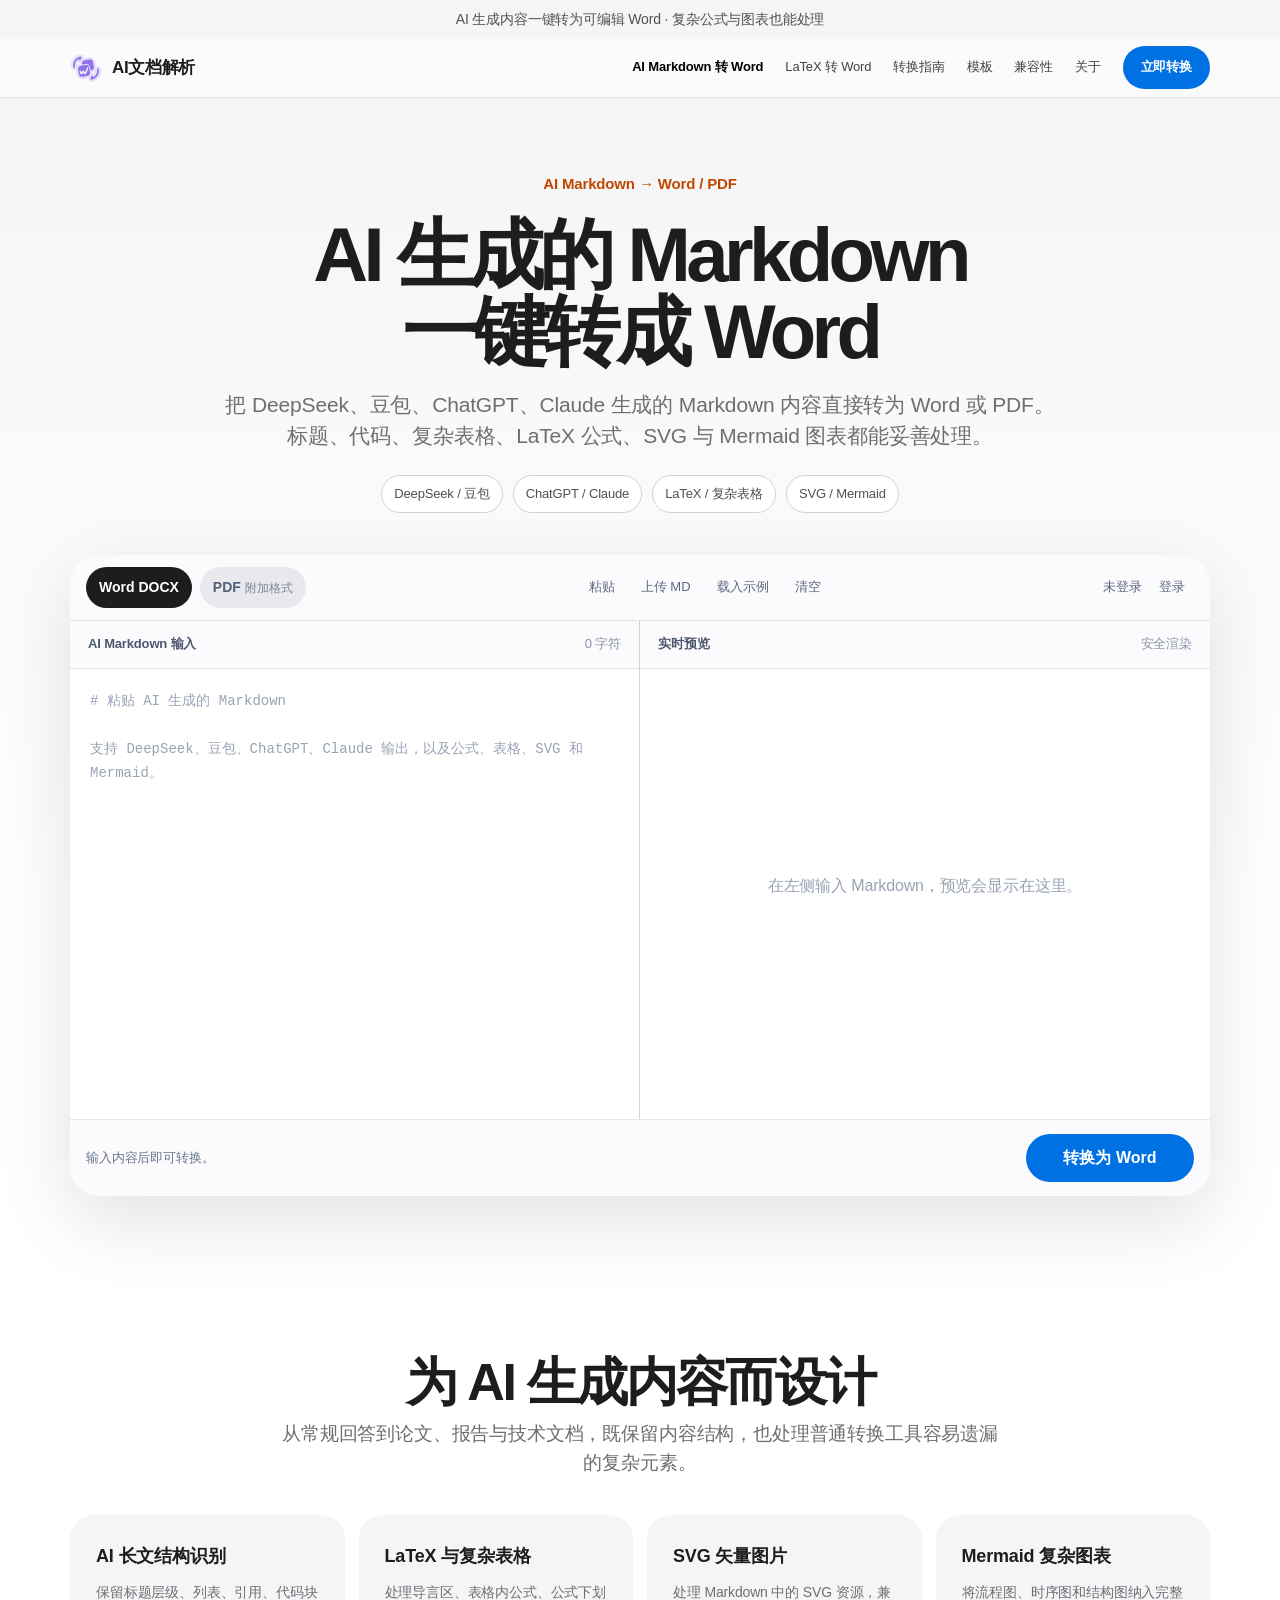
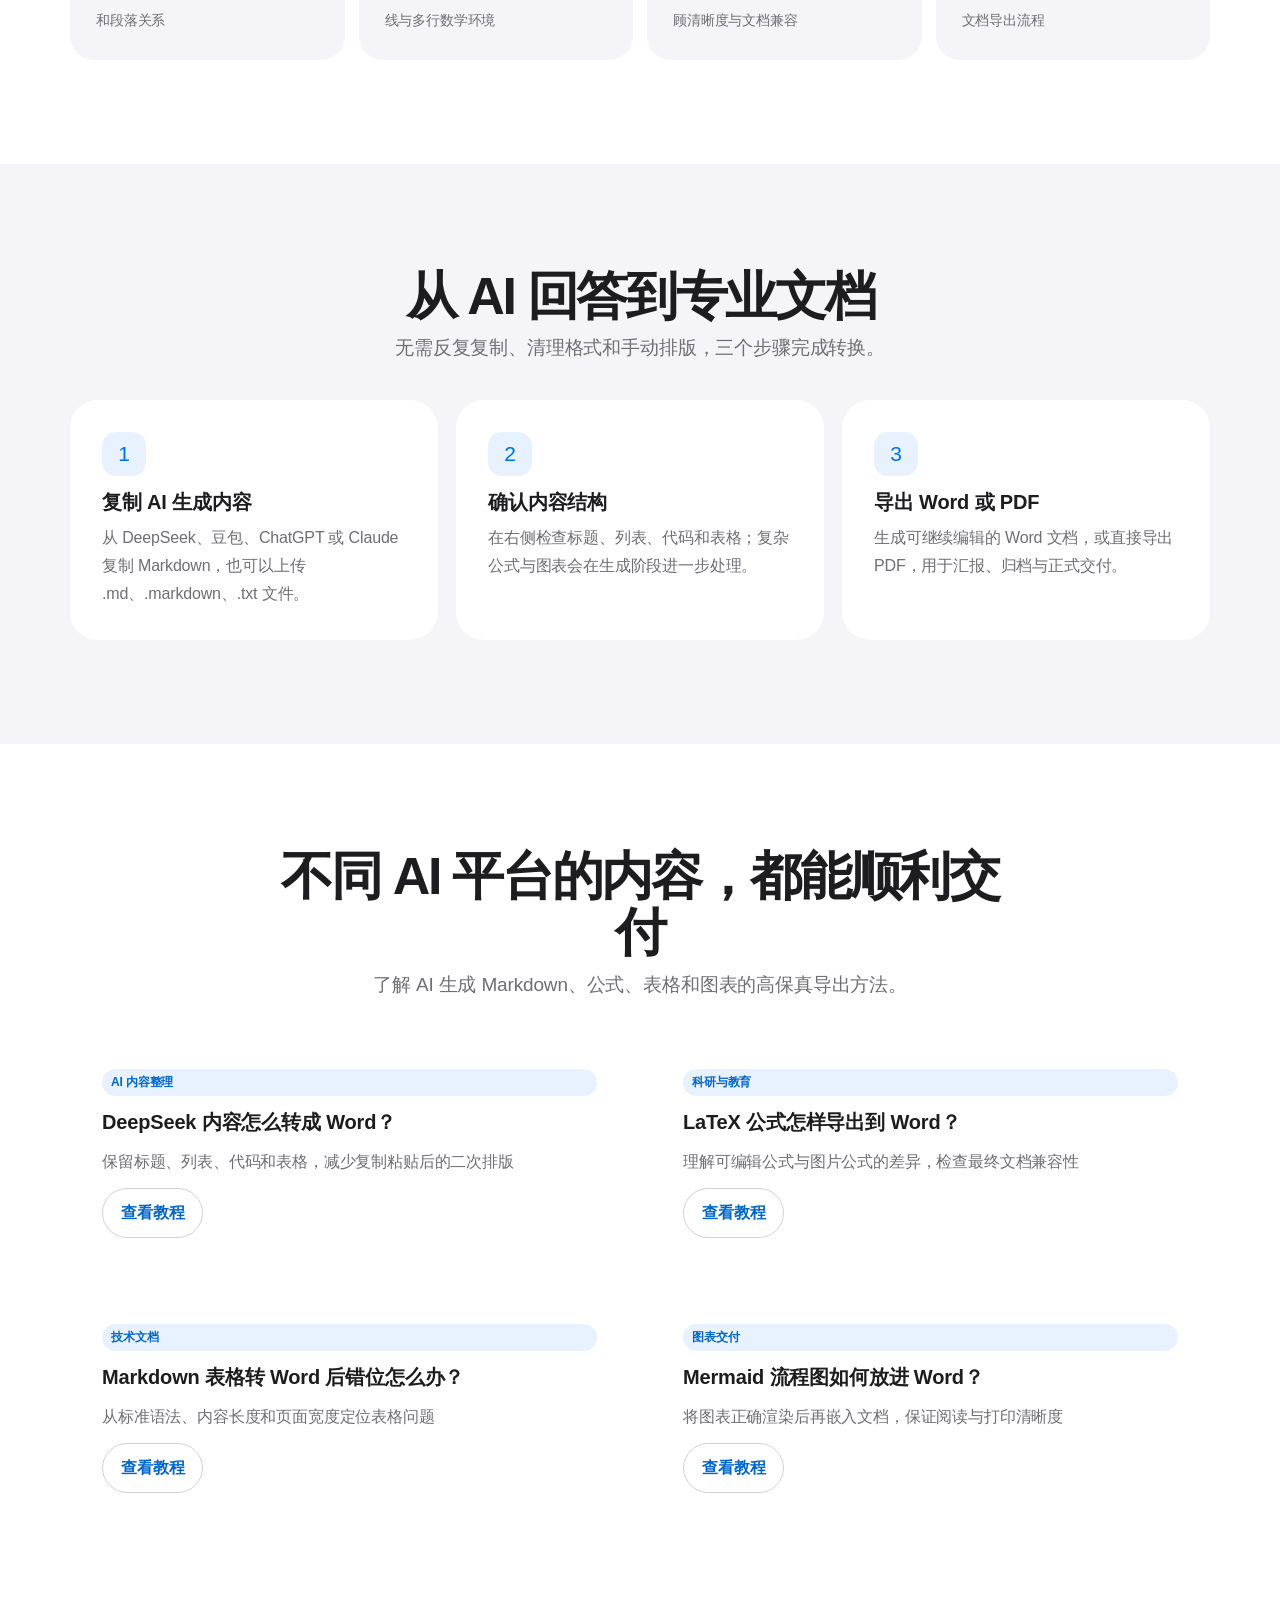
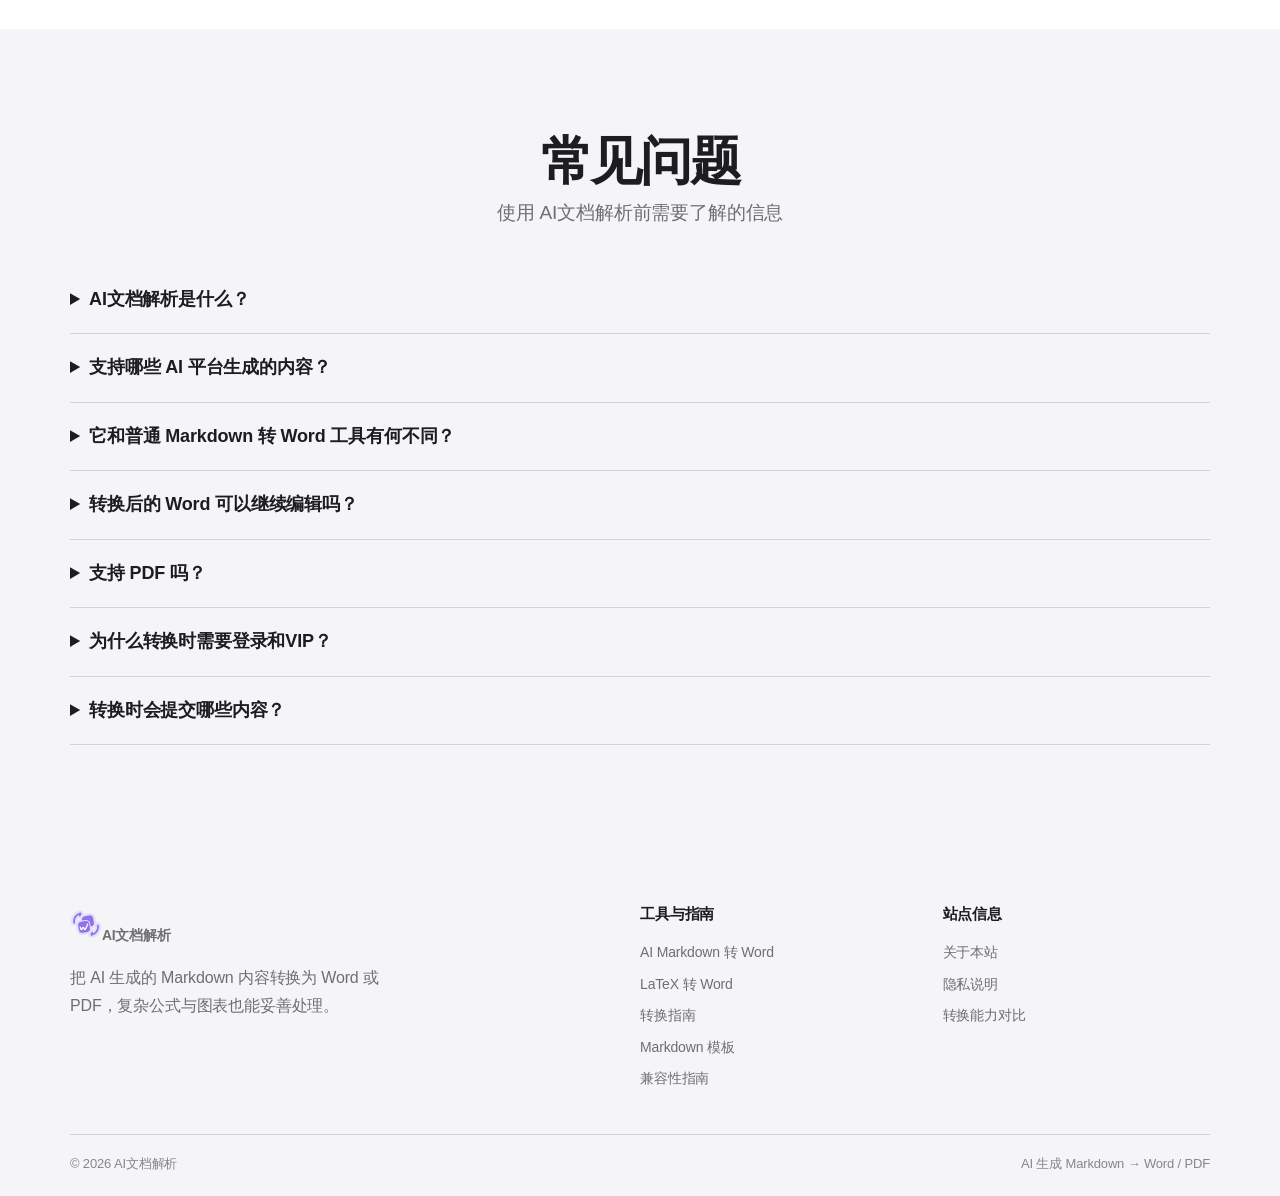
<file: index.html>
<!doctype html>
<html lang="zh-CN">
<head>
  <meta charset="utf-8">
  <meta name="viewport" content="width=device-width,initial-scale=1">
  <title>AI文档解析 - AI生成Markdown转Word、PDF在线工具</title>
  <meta name="description" content="AI文档解析是一款面向 DeepSeek、豆包、ChatGPT、Claude 等 AI 生成 Markdown 内容的在线转换工具，专业的向前文档解析工具，可导出 Word DOCX 或 PDF，并处理 LaTeX 公式、复杂表格、SVG 和 Mermaid 图表。">
  <meta name="baidu-site-verification" content="codeva-C1O9gbt3Wh">
  <meta name="google-site-verification" content="ULSSNYh2H_e3Vaep19vNhp3-VoveAhOmZR3iPiRk2Xg">
  <link rel="canonical" href="https://www.markdown2word.cn/">
  <meta property="og:type" content="website">
  <meta property="og:title" content="AI生成Markdown转Word、PDF在线工具｜AI文档解析">
  <meta property="og:description" content="把 DeepSeek、豆包、ChatGPT、Claude 生成的 Markdown 转为 Word 或 PDF，复杂公式与图表也能处理。">
  <meta property="og:url" content="https://www.markdown2word.cn/">
  <meta property="og:image" content="https://www.markdown2word.cn/images/og.webp">
  <meta name="twitter:card" content="summary_large_image">
  <meta name="twitter:title" content="AI生成Markdown转Word、PDF在线工具｜AI文档解析">
  <meta name="twitter:description" content="AI 生成的 Markdown 一键导出 Word 或 PDF，支持 LaTeX、复杂表格、SVG 与 Mermaid。">
  <meta name="twitter:image" content="https://www.markdown2word.cn/images/og.webp">
  <link rel="icon" href="images/markdown2word-logo.png">
  <link rel="stylesheet" href="assets/site.css">
  <link rel="stylesheet" href="assets/converter.css">
  <link rel="stylesheet" href="assets/apple.css">
  <script type="application/ld+json">
  {
    "@context":"https://schema.org",
    "@graph":[
      {"@type":"WebSite","@id":"https://www.markdown2word.cn/#website","name":"AI文档解析","alternateName":["Markdown2Word","AI Markdown转Word","向前文档解析"],"url":"https://www.markdown2word.cn/","inLanguage":"zh-CN"},
      {"@type":"WebApplication","@id":"https://www.markdown2word.cn/#app","name":"AI文档解析","alternateName":["AI生成Markdown转Word工具","向前文档解析"],"url":"https://www.markdown2word.cn/","applicationCategory":"BusinessApplication","operatingSystem":"Web","browserRequirements":"支持现代桌面和移动浏览器","description":"将 DeepSeek、豆包、ChatGPT、Claude 等 AI 生成的 Markdown 内容转换为可编辑 Word DOCX 或 PDF。","featureList":["AI生成Markdown转Word","AI生成内容转PDF","LaTeX导言区解析","表格内LaTeX公式","公式下划线处理","SVG图片嵌入","Mermaid图表转换"]}
    ]
  }
  </script>
</head>
<body>
  <a class="skip" href="#converter">跳到转换工具</a>
  <div class="topbar"><div class="wrap">AI 生成内容一键转为可编辑 Word · 复杂公式与图表也能处理</div></div>
  <div class="nav-shell"><nav class="wrap nav" aria-label="主导航">
    <a class="brand" href="/"><img src="images/markdown2word-logo.png" alt="AI文档解析标志">AI文档解析</a>
    <button class="menu" aria-label="打开导航" aria-expanded="false">菜单</button>
    <div class="links"><a class="active" href="/">AI Markdown 转 Word</a><a href="/latex-to-word/">LaTeX 转 Word</a><a href="/guides/">转换指南</a><a href="/templates/">模板</a><a href="/compatibility/">兼容性</a><a href="/about/">关于</a><a class="button" href="#converter">立即转换</a></div>
  </nav></div>

  <main>
    <section class="tool-hero" id="converter"><div class="wrap">
      <div class="tool-intro">
        <span class="eyebrow">AI Markdown → Word / PDF</span>
        <h1><em>AI 生成的 Markdown</em><br>一键转成 Word</h1>
        <p>把 DeepSeek、豆包、ChatGPT、Claude 生成的 Markdown 内容直接转为 Word 或 PDF。标题、代码、复杂表格、LaTeX 公式、SVG 与 Mermaid 图表都能妥善处理。</p>
        <div class="trust-row" aria-label="工具特点"><span>DeepSeek / 豆包</span><span>ChatGPT / Claude</span><span>LaTeX / 复杂表格</span><span>SVG / Mermaid</span></div>
      </div>

      <div class="converter-shell" aria-label="AI 生成 Markdown 转 Word 工具">
        <div class="converter-toolbar">
          <div class="tool-tabs" aria-label="输出格式"><button class="format-option active" type="button" data-format="word">Word DOCX</button><button class="format-option" type="button" data-format="pdf">PDF <small>附加格式</small></button></div>
          <div class="tool-actions"><input class="hidden-file" type="file" id="markdownFile" accept=".md,.markdown,.txt,text/markdown,text/plain"><button class="tool-action" type="button" id="pasteButton">粘贴</button><button class="tool-action" type="button" id="uploadButton">上传 MD</button><button class="tool-action" type="button" id="sampleButton">载入示例</button><button class="tool-action" type="button" id="clearButton">清空</button></div>
          <div class="account-area"><span class="account-status" id="accountStatus">未登录</span><button class="tool-action" type="button" id="loginButton">登录</button><button class="tool-action logout-button" type="button" id="logoutButton">退出</button></div>
        </div>
        <div class="editor-grid">
          <section class="editor-pane" aria-labelledby="inputHeading"><div class="pane-heading"><span id="inputHeading">AI Markdown 输入</span><span id="charCount">0 字符</span></div><textarea id="markdownInput" spellcheck="false" aria-label="AI 生成的 Markdown 内容" placeholder="# 粘贴 AI 生成的 Markdown&#10;&#10;支持 DeepSeek、豆包、ChatGPT、Claude 输出，以及公式、表格、SVG 和 Mermaid。"></textarea></section>
          <section class="editor-pane" aria-labelledby="previewHeading"><div class="pane-heading"><span id="previewHeading">实时预览</span><span>安全渲染</span></div><div class="preview" id="markdownPreview" aria-live="polite"></div></section>
        </div>
        <div class="converter-bottom"><div class="converter-status" id="converterStatus" role="status">输入内容后即可转换。</div><button class="button convert-button" id="convertButton" type="button">转换为 Word</button></div>
        <div class="result-card" id="resultCard"><span id="resultText">文档已生成。</span><a id="downloadLink" href="#" target="_blank" rel="noopener">下载文件</a></div>
      </div>
    </div></section>

    <section class="section"><div class="wrap"><div class="section-head"><h2>为 AI 生成内容而设计</h2><p>从常规回答到论文、报告与技术文档，既保留内容结构，也处理普通转换工具容易遗漏的复杂元素。</p></div><div class="support-grid">
      <article class="support-item"><b>AI 长文结构识别</b><span>保留标题层级、列表、引用、代码块和段落关系</span></article><article class="support-item"><b>LaTeX 与复杂表格</b><span>处理导言区、表格内公式、公式下划线与多行数学环境</span></article><article class="support-item"><b>SVG 矢量图片</b><span>处理 Markdown 中的 SVG 资源，兼顾清晰度与文档兼容</span></article><article class="support-item"><b>Mermaid 复杂图表</b><span>将流程图、时序图和结构图纳入完整文档导出流程</span></article>
    </div></div></section>

    <section class="section tint"><div class="wrap"><div class="section-head"><h2>从 AI 回答到专业文档</h2><p>无需反复复制、清理格式和手动排版，三个步骤完成转换。</p></div><div class="grid3">
      <article class="card"><div class="icon">1</div><h3>复制 AI 生成内容</h3><p>从 DeepSeek、豆包、ChatGPT 或 Claude 复制 Markdown，也可以上传 .md、.markdown、.txt 文件。</p></article><article class="card"><div class="icon">2</div><h3>确认内容结构</h3><p>在右侧检查标题、列表、代码和表格；复杂公式与图表会在生成阶段进一步处理。</p></article><article class="card"><div class="icon">3</div><h3>导出 Word 或 PDF</h3><p>生成可继续编辑的 Word 文档，或直接导出 PDF，用于汇报、归档与正式交付。</p></article>
    </div></div></section>

    <section class="section"><div class="wrap"><div class="section-head"><h2>不同 AI 平台的内容，都能顺利交付</h2><p>了解 AI 生成 Markdown、公式、表格和图表的高保真导出方法。</p></div><div class="grid2">
      <article class="card guide-card"><span class="tag">AI 内容整理</span><h3>DeepSeek 内容怎么转成 Word？</h3><p>保留标题、列表、代码和表格，减少复制粘贴后的二次排版</p><a class="button light" href="/guides/deepseek-to-word/">查看教程</a></article>
      <article class="card guide-card"><span class="tag">科研与教育</span><h3>LaTeX 公式怎样导出到 Word？</h3><p>理解可编辑公式与图片公式的差异，检查最终文档兼容性</p><a class="button light" href="/guides/latex-to-word/">查看教程</a></article>
      <article class="card guide-card"><span class="tag">技术文档</span><h3>Markdown 表格转 Word 后错位怎么办？</h3><p>从标准语法、内容长度和页面宽度定位表格问题</p><a class="button light" href="/guides/md-table-word/">查看教程</a></article>
      <article class="card guide-card"><span class="tag">图表交付</span><h3>Mermaid 流程图如何放进 Word？</h3><p>将图表正确渲染后再嵌入文档，保证阅读与打印清晰度</p><a class="button light" href="/guides/mermaid-to-word/">查看教程</a></article>
    </div></div></section>

    <section class="section tint faq"><div class="wrap"><div class="section-head"><h2>常见问题</h2><p>使用 AI文档解析前需要了解的信息</p></div>
      <details><summary>AI文档解析是什么？</summary><p>AI文档解析是一款把 AI 生成的 Markdown 内容转换为 Word 或 PDF 的在线工具，适合整理问答、报告、论文草稿与技术文档。</p></details>
      <details><summary>支持哪些 AI 平台生成的内容？</summary><p>支持 DeepSeek、豆包、ChatGPT、Claude 等平台输出的 Markdown。只要内容使用标准 Markdown 或常见扩展语法，均可粘贴或上传转换。</p></details>
      <details><summary>它和普通 Markdown 转 Word 工具有何不同？</summary><p>除标题、列表和简单表格外，本站还重点处理完整 LaTeX 上下文、表格内公式、SVG、Mermaid 和复杂嵌套内容，尤其适合 AI 生成的长文与技术内容。</p></details>
      <details><summary>转换后的 Word 可以继续编辑吗？</summary><p>输出为标准 DOCX 文件，可使用 Microsoft Word 或 WPS 打开并继续编辑。复杂文档在正式交付前仍建议进行一次复核。</p></details>
      <details><summary>支持 PDF 吗？</summary><p>支持。Word 是本站的主要输出格式，PDF 作为附加格式，可以在工具顶部切换。</p></details>
      <details><summary>为什么转换时需要登录和VIP？</summary><p>文档解析、公式处理和文件生成会使用服务器资源。登录用于确认账号，VIP用于获得完整的 Word 与 PDF 转换能力。</p></details>
      <details><summary>转换时会提交哪些内容？</summary><p>点击转换后，Markdown 内容和转换选项会发送至转换服务器，用于生成 Word 或 PDF。请参阅隐私说明了解数据处理边界。</p></details>
    </div></section>
  </main>

  <footer class="footer"><div class="wrap footer-grid"><div><a class="brand" href="/"><img src="images/markdown2word-logo.png" alt="AI文档解析">AI文档解析</a><p>把 AI 生成的 Markdown 内容转换为 Word 或 PDF，复杂公式与图表也能妥善处理。</p></div><div><h3>工具与指南</h3><a href="/#converter">AI Markdown 转 Word</a><a href="/latex-to-word/">LaTeX 转 Word</a><a href="/guides/">转换指南</a><a href="/templates/">Markdown 模板</a><a href="/compatibility/">兼容性指南</a></div><div><h3>站点信息</h3><a href="/about/">关于本站</a><a href="/privacy/">隐私说明</a><a href="/compare/">转换能力对比</a></div></div><div class="wrap footer-bottom"><span>© 2026 AI文档解析</span><span>AI 生成 Markdown → Word / PDF</span></div></footer>

  <div class="modal" id="loginModal" role="dialog" aria-modal="true" aria-labelledby="loginTitle" aria-hidden="true"><div class="modal-backdrop" data-close-modal></div><div class="modal-card"><div class="modal-header"><h2 id="loginTitle">微信扫码登录</h2><button class="modal-close" type="button" aria-label="关闭登录弹窗" data-close-modal>×</button></div><div class="modal-body"><div class="qr-frame"><img id="loginQr" class="loading" alt="微信登录二维码"></div><h3>使用微信扫码登录</h3><p>新用户扫码后将自动创建账号，免费使用</p><div id="loginCountdown" class="modal-message"></div><div id="loginMessage" class="modal-message">正在获取登录二维码…</div></div></div></div>
  <div class="modal" id="vipModal" role="dialog" aria-modal="true" aria-labelledby="vipTitle" aria-hidden="true"><div class="modal-backdrop" data-close-modal></div><div class="modal-card"><div class="modal-header"><h2 id="vipTitle">开通 AI文档解析 VIP</h2><button class="modal-close" type="button" aria-label="关闭会员弹窗" data-close-modal>×</button></div><div class="modal-body"><div class="qr-frame"><img id="vipQr" alt="VIP付款二维码"></div><h3>微信扫码完成会员开通</h3><p>付款将在微信中完成，本站不会收集你的支付信息</p><div id="vipMessage" class="modal-message">完成付款后，请点击下方按钮刷新会员状态。</div><button class="button payment-button" id="paymentCompleted" type="button">已完成支付</button></div></div></div>

  <script src="assets/site.js"></script>
  <script src="assets/converter.js"></script>
</body>
</html>
</file>
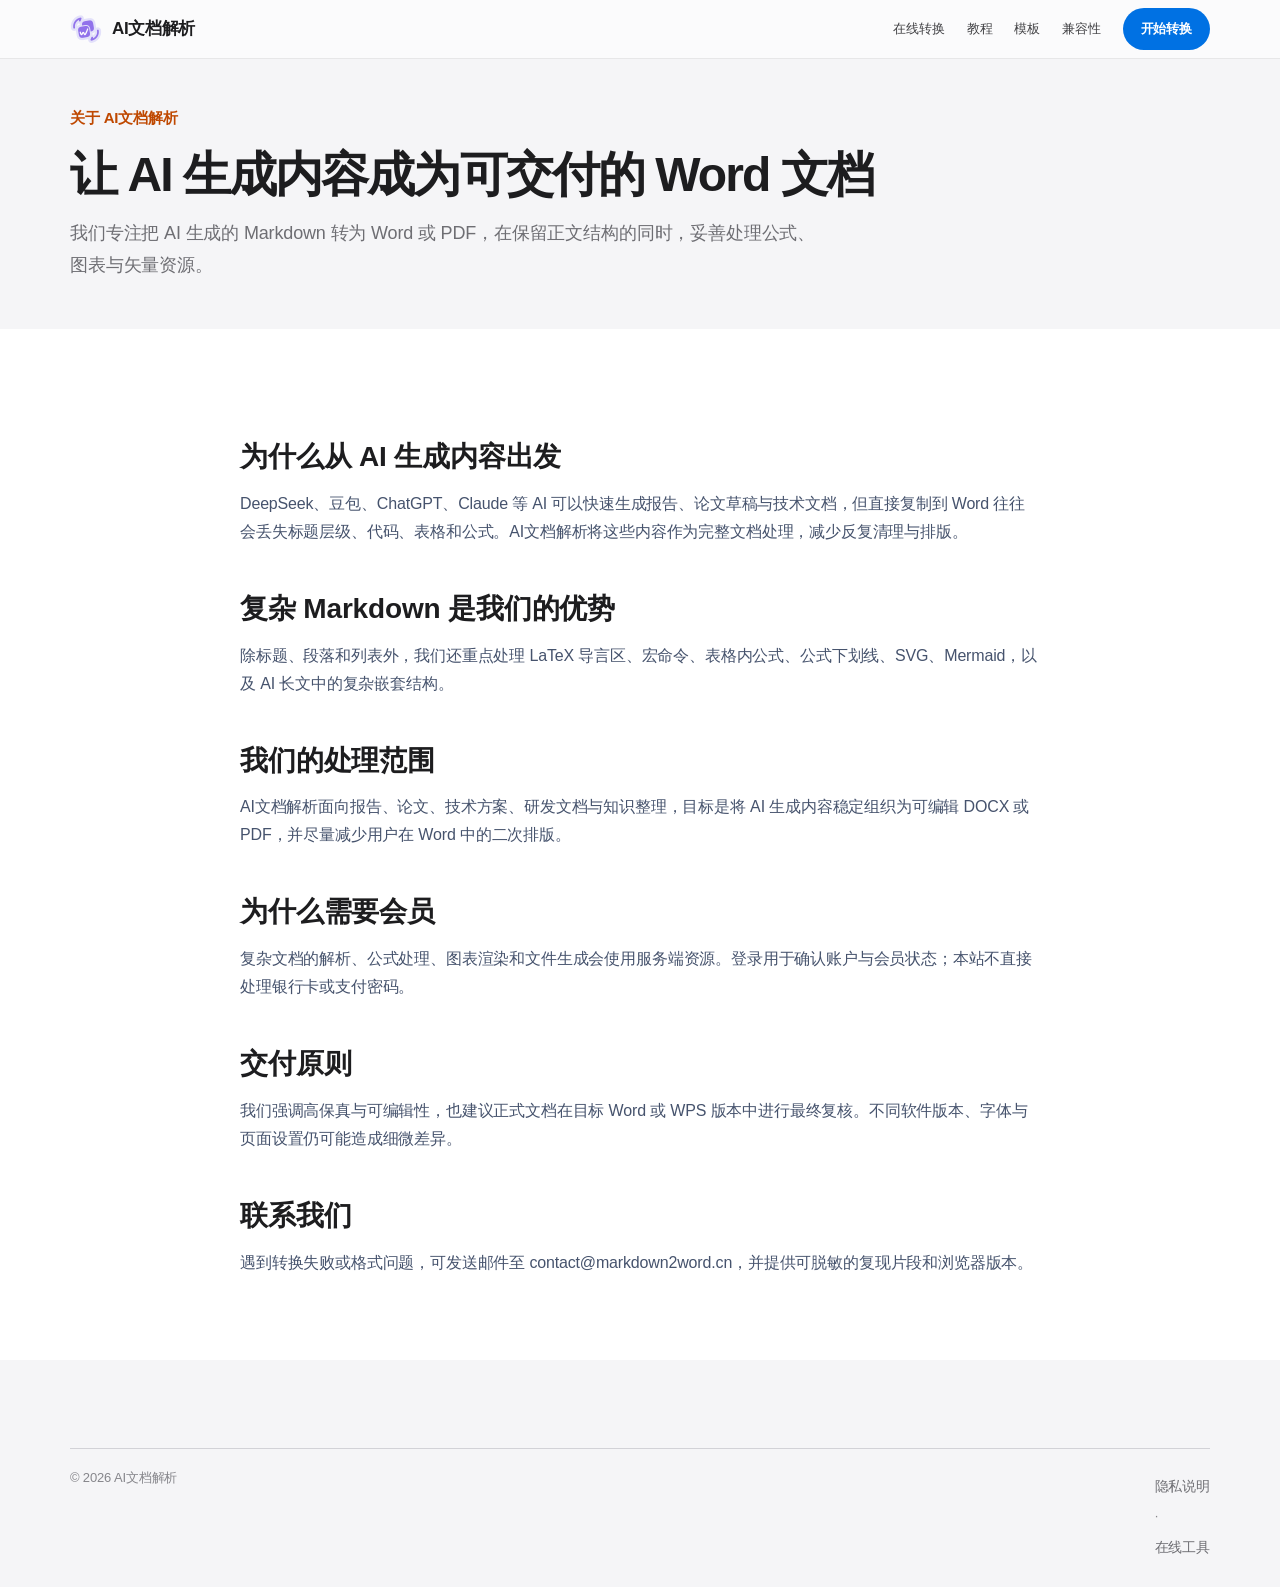
<file: about/index.html>
<!doctype html>
<html lang="zh-CN"><head><meta charset="utf-8"><meta name="viewport" content="width=device-width,initial-scale=1">
<title>关于AI文档解析｜AI生成Markdown内容转换工具</title>
<meta name="description" content="AI文档解析专注将 DeepSeek、豆包、ChatGPT、Claude 等 AI 生成的 Markdown 转为 Word 或 PDF，并妥善处理 LaTeX、复杂表格、SVG 与 Mermaid。">
<link rel="canonical" href="https://www.markdown2word.cn/about/"><link rel="stylesheet" href="../assets/site.css"><link rel="stylesheet" href="../assets/apple.css">
</head>
<body><div class="nav-shell"><nav class="wrap nav"><a class="brand" href="../"><img src="../images/markdown2word-logo.png" alt="AI文档解析">AI文档解析</a><button class="menu" aria-label="打开导航" aria-expanded="false">菜单</button><div class="links"><a href="../#converter">在线转换</a><a href="../guides/">教程</a><a href="../templates/">模板</a><a href="../compatibility/">兼容性</a><a class="button" href="../#converter">开始转换</a></div></nav></div>
<main><section class="page-hero"><div class="wrap"><span class="eyebrow">关于 AI文档解析</span><h1>让 AI 生成内容成为可交付的 Word 文档</h1><p>我们专注把 AI 生成的 Markdown 转为 Word 或 PDF，在保留正文结构的同时，妥善处理公式、图表与矢量资源。</p></div></section>
<article class="article"><h2>为什么从 AI 生成内容出发</h2><p>DeepSeek、豆包、ChatGPT、Claude 等 AI 可以快速生成报告、论文草稿与技术文档，但直接复制到 Word 往往会丢失标题层级、代码、表格和公式。AI文档解析将这些内容作为完整文档处理，减少反复清理与排版。</p><h2>复杂 Markdown 是我们的优势</h2><p>除标题、段落和列表外，我们还重点处理 LaTeX 导言区、宏命令、表格内公式、公式下划线、SVG、Mermaid，以及 AI 长文中的复杂嵌套结构。</p><h2>我们的处理范围</h2><p>AI文档解析面向报告、论文、技术方案、研发文档与知识整理，目标是将 AI 生成内容稳定组织为可编辑 DOCX 或 PDF，并尽量减少用户在 Word 中的二次排版。</p><h2>为什么需要会员</h2><p>复杂文档的解析、公式处理、图表渲染和文件生成会使用服务端资源。登录用于确认账户与会员状态；本站不直接处理银行卡或支付密码。</p><h2>交付原则</h2><p>我们强调高保真与可编辑性，也建议正式文档在目标 Word 或 WPS 版本中进行最终复核。不同软件版本、字体与页面设置仍可能造成细微差异。</p><h2>联系我们</h2><p>遇到转换失败或格式问题，可发送邮件至 <a href="mailto:contact@markdown2word.cn">contact@markdown2word.cn</a>，并提供可脱敏的复现片段和浏览器版本。</p></article></main>
<footer class="footer"><div class="wrap footer-bottom"><span>© 2026 AI文档解析</span><span><a href="../privacy/">隐私说明</a> · <a href="../">在线工具</a></span></div></footer><script src="../assets/site.js"></script></body></html>
</file>
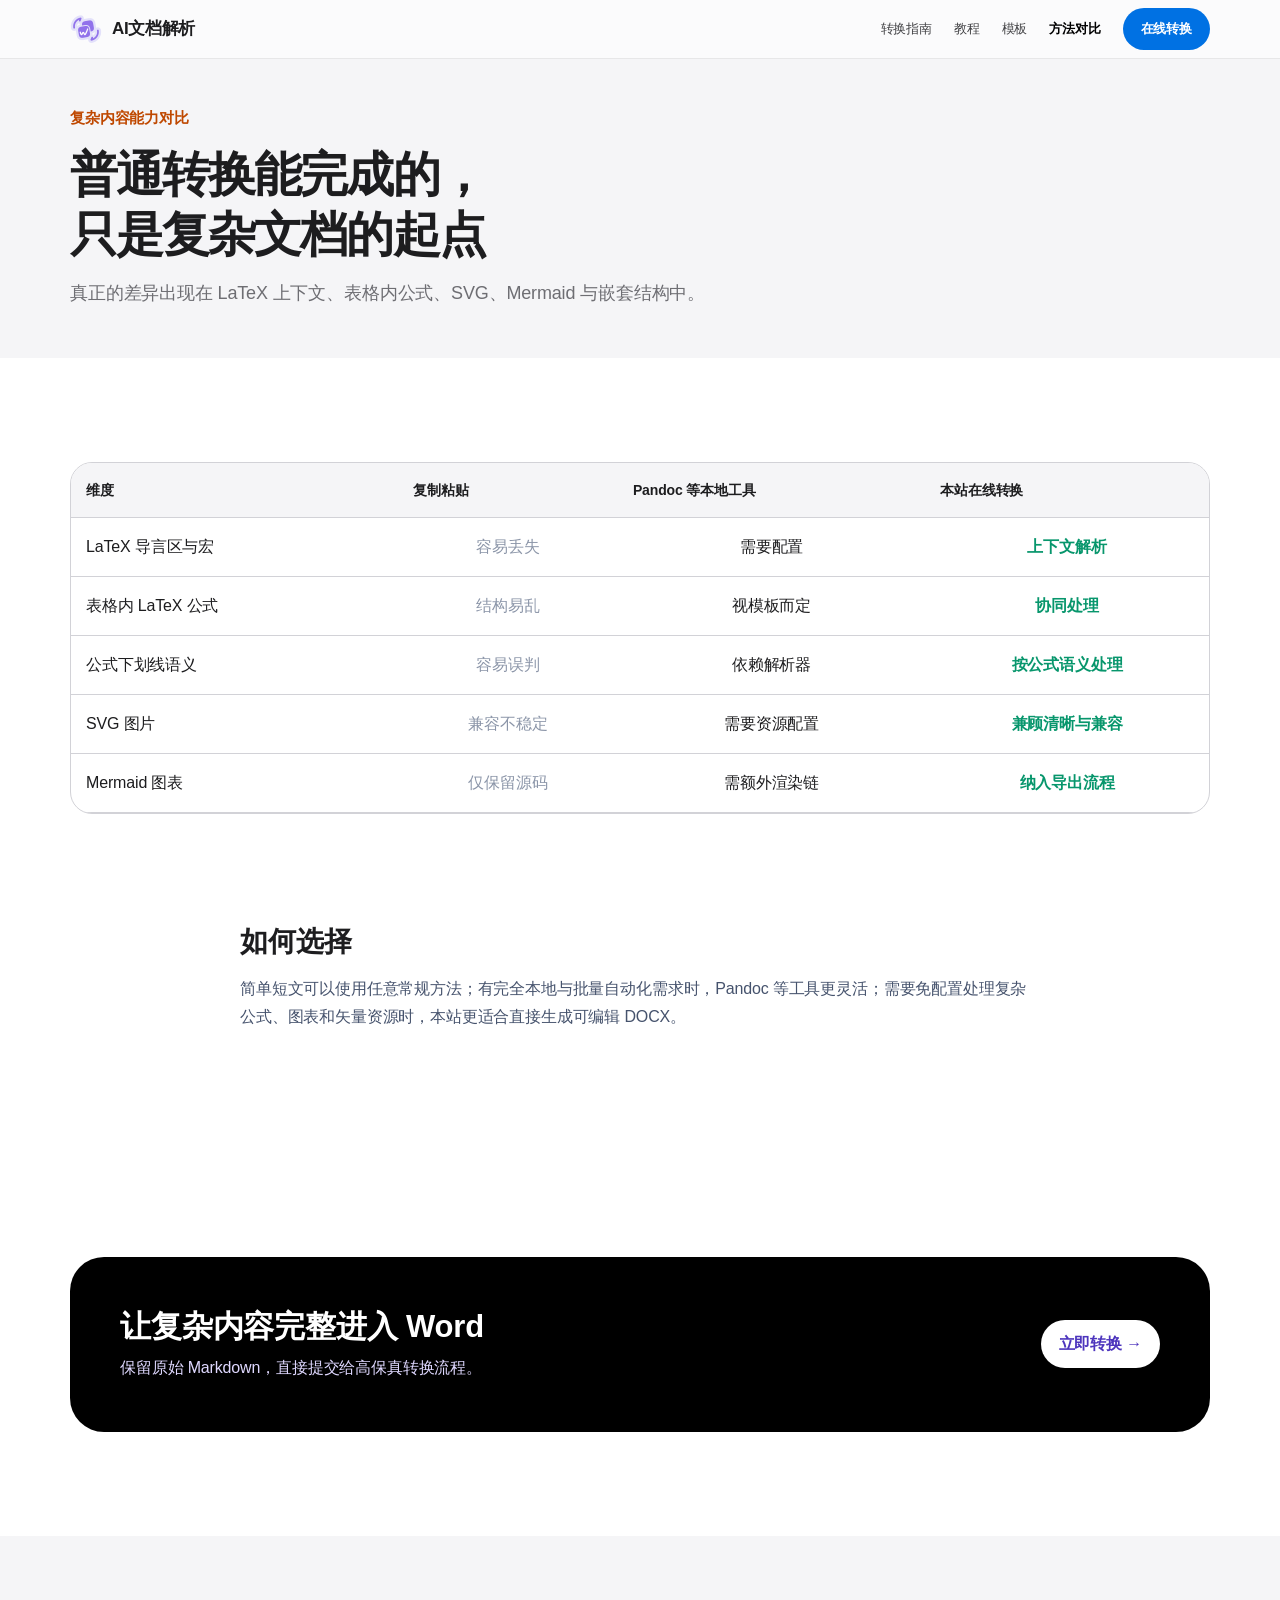
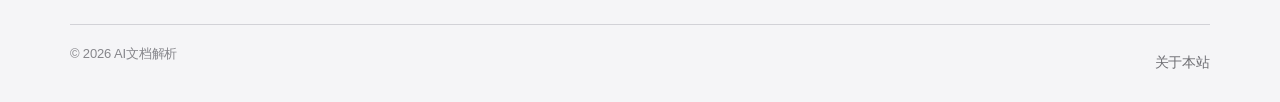
<file: compare/index.html>
<!doctype html>
<html lang="zh-CN"><head><meta charset="utf-8"><meta name="viewport" content="width=device-width,initial-scale=1"><title>AI生成Markdown转Word方法对比｜AI文档解析</title><meta name="description" content="对比复制粘贴、Pandoc 与 AI文档解析处理 AI 生成 Markdown 的方式，以及 LaTeX、复杂表格、SVG、Mermaid 等内容的转换能力。"><link rel="canonical" href="https://www.markdown2word.cn/compare/"><link rel="stylesheet" href="../assets/site.css"><link rel="stylesheet" href="../assets/apple.css">
</head>
<body><div class="nav-shell"><nav class="wrap nav"><a class="brand" href="../"><img src="../images/markdown2word-logo.png" alt="AI文档解析">AI文档解析</a><button class="menu" aria-label="打开导航" aria-expanded="false">菜单</button><div class="links"><a href="../markdown-to-word/">转换指南</a><a href="../guides/">教程</a><a href="../templates/">模板</a><a class="active" href="./">方法对比</a><a class="button" href="../#converter">在线转换</a></div></nav></div>
<main><section class="page-hero"><div class="wrap"><span class="eyebrow">复杂内容能力对比</span><h1>普通转换能完成的，<br>只是复杂文档的起点</h1><p>真正的差异出现在 LaTeX 上下文、表格内公式、SVG、Mermaid 与嵌套结构中。</p></div></section><section class="section"><div class="wrap"><div class="table-wrap"><table class="comparison"><thead><tr><th>维度</th><th>复制粘贴</th><th>Pandoc 等本地工具</th><th>本站在线转换</th></tr></thead><tbody><tr><td>LaTeX 导言区与宏</td><td class="no">容易丢失</td><td>需要配置</td><td class="yes">上下文解析</td></tr><tr><td>表格内 LaTeX 公式</td><td class="no">结构易乱</td><td>视模板而定</td><td class="yes">协同处理</td></tr><tr><td>公式下划线语义</td><td class="no">容易误判</td><td>依赖解析器</td><td class="yes">按公式语义处理</td></tr><tr><td>SVG 图片</td><td class="no">兼容不稳定</td><td>需要资源配置</td><td class="yes">兼顾清晰与兼容</td></tr><tr><td>Mermaid 图表</td><td class="no">仅保留源码</td><td>需额外渲染链</td><td class="yes">纳入导出流程</td></tr></tbody></table></div><article class="article" style="padding-bottom:0"><h2>如何选择</h2><p>简单短文可以使用任意常规方法；有完全本地与批量自动化需求时，Pandoc 等工具更灵活；需要免配置处理复杂公式、图表和矢量资源时，本站更适合直接生成可编辑 DOCX。</p></article></div></section><section class="section"><div class="wrap cta"><div><h2>让复杂内容完整进入 Word</h2><p>保留原始 Markdown，直接提交给高保真转换流程。</p></div><a class="button" href="../#converter">立即转换 →</a></div></section></main>
<footer class="footer"><div class="wrap footer-bottom"><span>© 2026 AI文档解析</span><a href="../about/">关于本站</a></div></footer><script src="../assets/site.js"></script></body></html>
</file>
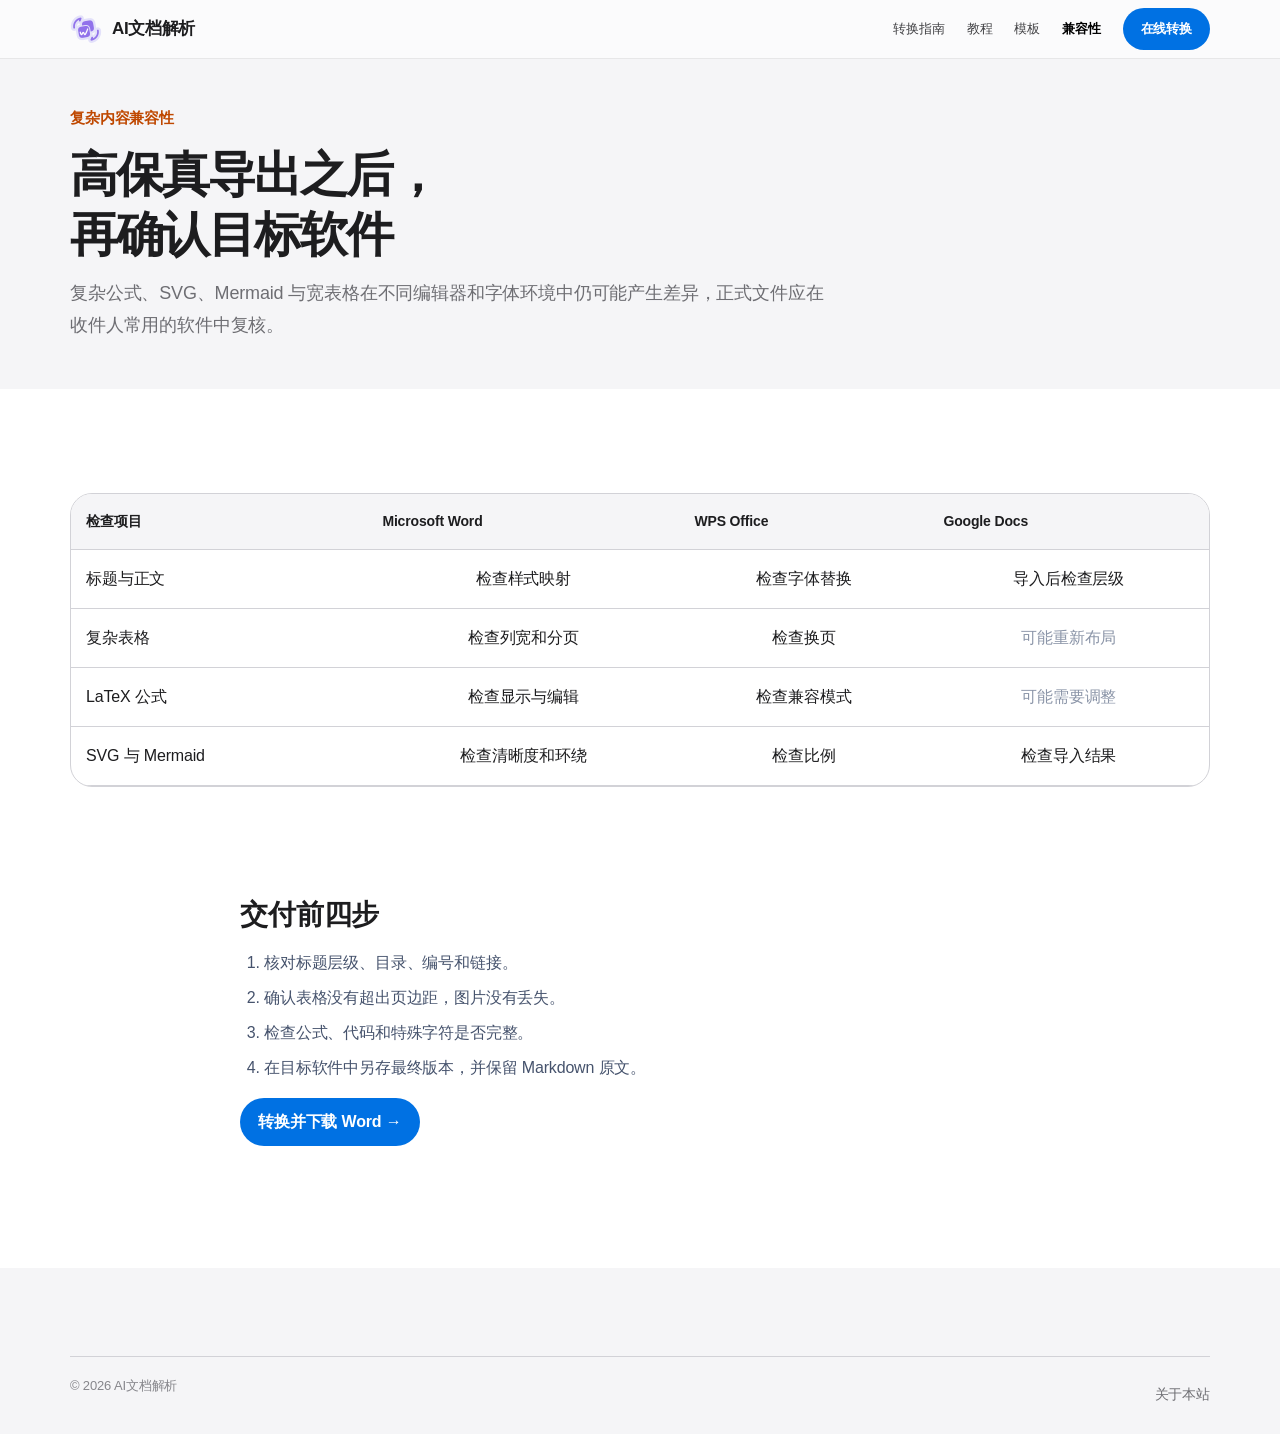
<file: compatibility/index.html>
<!doctype html>
<html lang="zh-CN"><head><meta charset="utf-8"><meta name="viewport" content="width=device-width,initial-scale=1"><title>AI生成Markdown转Word兼容性｜AI文档解析</title><meta name="description" content="了解 AI 生成 Markdown 转 DOCX 后，LaTeX 公式、复杂表格、SVG 图片和 Mermaid 图表在 Word、WPS 与 Google Docs 中的兼容性。"><link rel="canonical" href="https://www.markdown2word.cn/compatibility/"><link rel="stylesheet" href="../assets/site.css"><link rel="stylesheet" href="../assets/apple.css">
</head>
<body><div class="nav-shell"><nav class="wrap nav"><a class="brand" href="../"><img src="../images/markdown2word-logo.png" alt="AI文档解析">AI文档解析</a><button class="menu" aria-label="打开导航" aria-expanded="false">菜单</button><div class="links"><a href="../markdown-to-word/">转换指南</a><a href="../guides/">教程</a><a href="../templates/">模板</a><a class="active" href="./">兼容性</a><a class="button" href="../#converter">在线转换</a></div></nav></div>
<main><section class="page-hero"><div class="wrap"><span class="eyebrow">复杂内容兼容性</span><h1>高保真导出之后，<br>再确认目标软件</h1><p>复杂公式、SVG、Mermaid 与宽表格在不同编辑器和字体环境中仍可能产生差异，正式文件应在收件人常用的软件中复核。</p></div></section><section class="section"><div class="wrap"><div class="table-wrap"><table class="comparison"><thead><tr><th>检查项目</th><th>Microsoft Word</th><th>WPS Office</th><th>Google Docs</th></tr></thead><tbody><tr><td>标题与正文</td><td>检查样式映射</td><td>检查字体替换</td><td>导入后检查层级</td></tr><tr><td>复杂表格</td><td>检查列宽和分页</td><td>检查换页</td><td class="no">可能重新布局</td></tr><tr><td>LaTeX 公式</td><td>检查显示与编辑</td><td>检查兼容模式</td><td class="no">可能需要调整</td></tr><tr><td>SVG 与 Mermaid</td><td>检查清晰度和环绕</td><td>检查比例</td><td>检查导入结果</td></tr></tbody></table></div><article class="article" style="padding-bottom:0"><h2>交付前四步</h2><ol><li>核对标题层级、目录、编号和链接。</li><li>确认表格没有超出页边距，图片没有丢失。</li><li>检查公式、代码和特殊字符是否完整。</li><li>在目标软件中另存最终版本，并保留 Markdown 原文。</li></ol><p><a class="button" href="../#converter">转换并下载 Word →</a></p></article></div></section></main>
<footer class="footer"><div class="wrap footer-bottom"><span>© 2026 AI文档解析</span><a href="../about/">关于本站</a></div></footer><script src="../assets/site.js"></script></body></html>
</file>
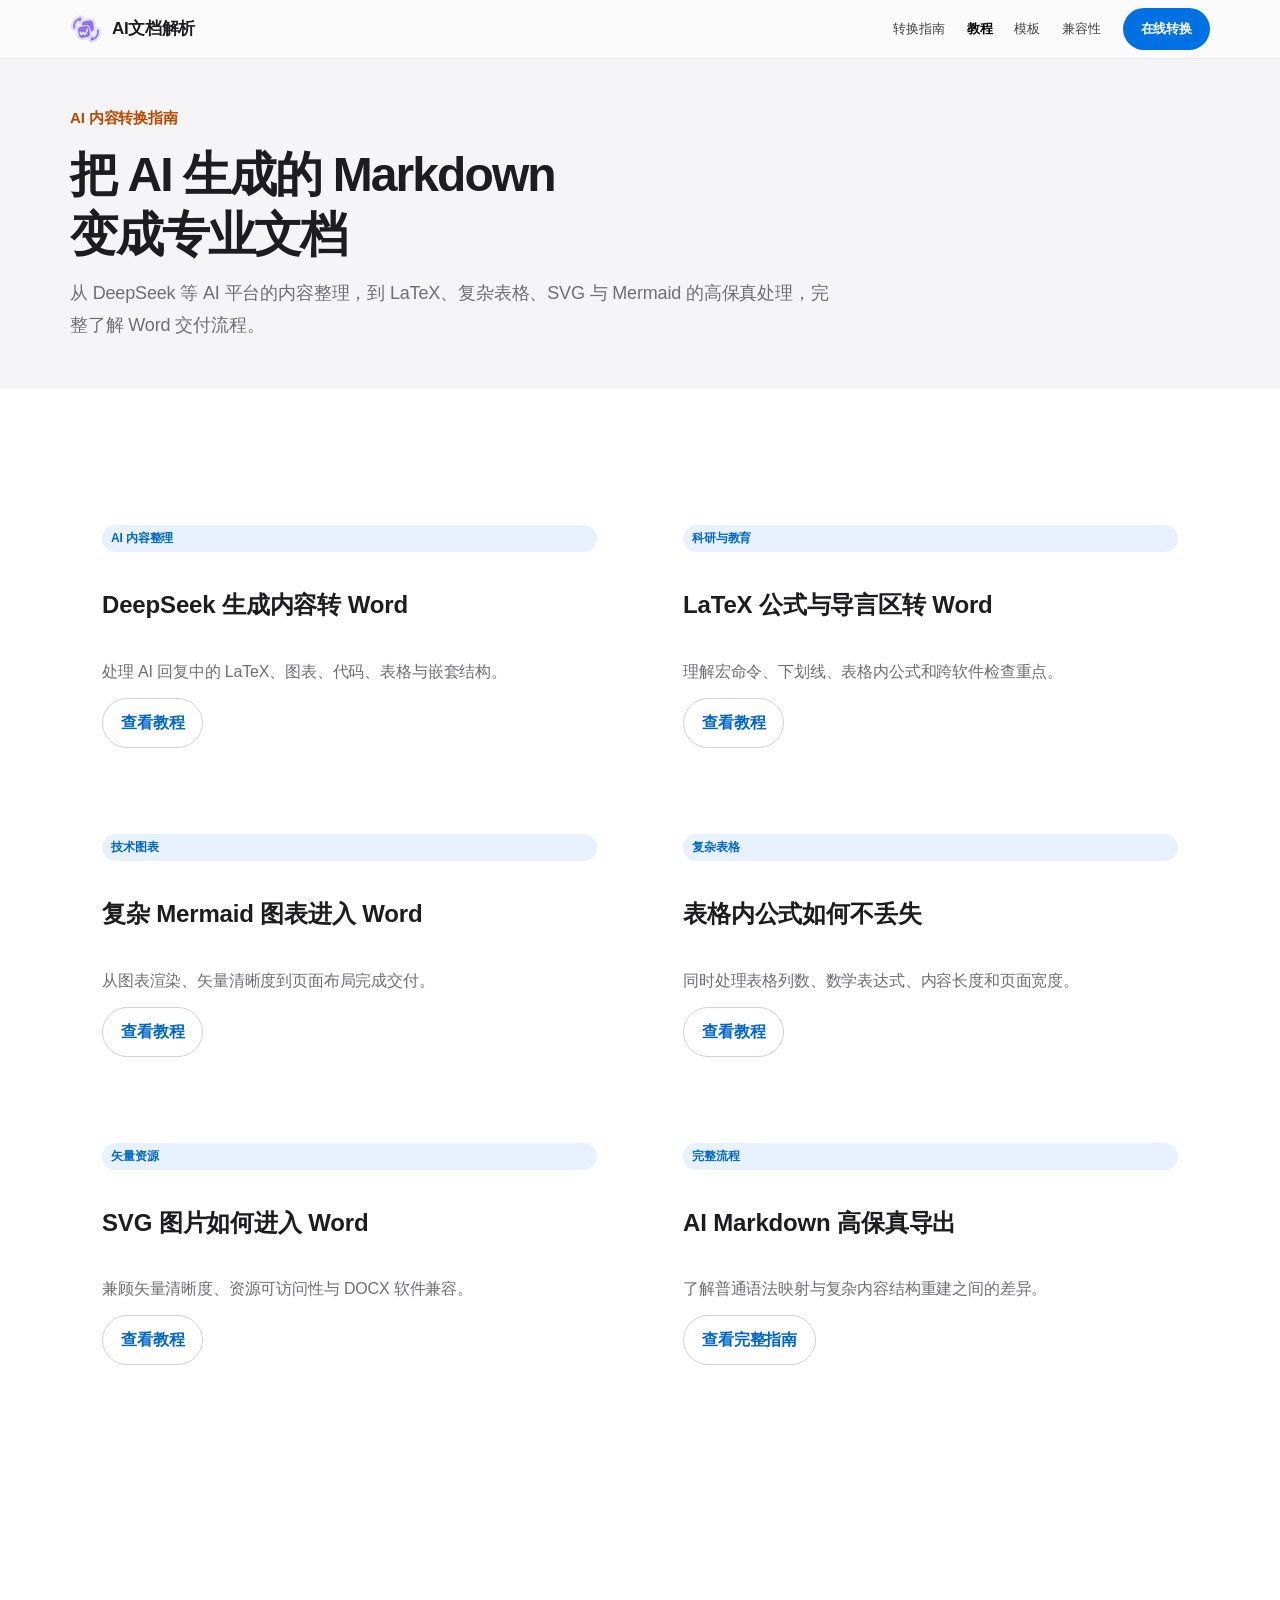
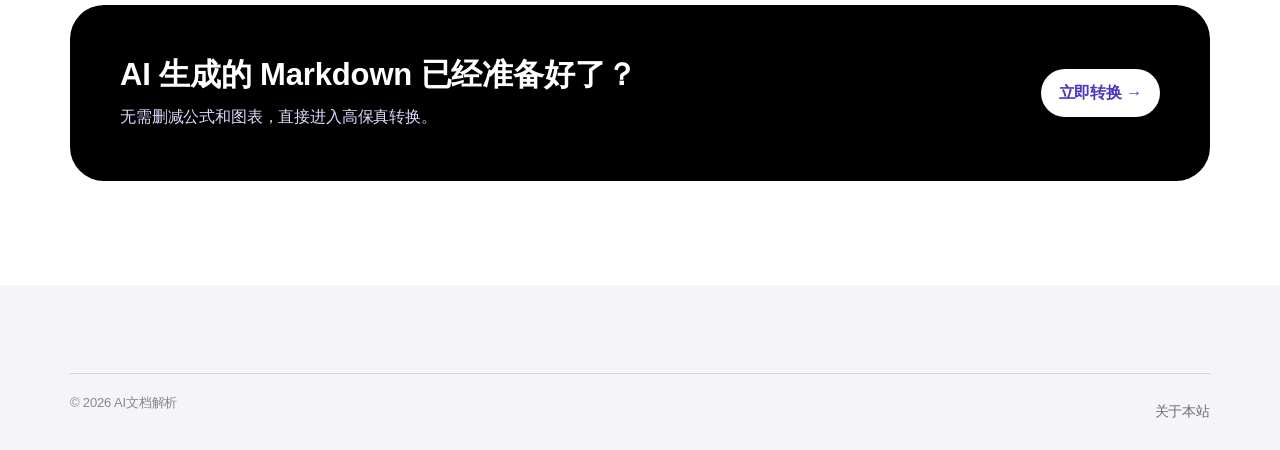
<file: guides/index.html>
<!doctype html>
<html lang="zh-CN"><head><meta charset="utf-8"><meta name="viewport" content="width=device-width,initial-scale=1"><title>AI生成Markdown转Word教程｜AI文档解析</title><meta name="description" content="AI 生成 Markdown 转 Word 教程，覆盖 DeepSeek、豆包、ChatGPT、Claude 内容整理，以及 LaTeX、复杂表格、SVG、Mermaid 与兼容性问题。"><link rel="canonical" href="https://www.markdown2word.cn/guides/"><link rel="stylesheet" href="../assets/site.css"><link rel="stylesheet" href="../assets/apple.css">
</head>
<body><div class="nav-shell"><nav class="wrap nav"><a class="brand" href="../"><img src="../images/markdown2word-logo.png" alt="AI文档解析">AI文档解析</a><button class="menu" aria-label="打开导航" aria-expanded="false">菜单</button><div class="links"><a href="../markdown-to-word/">转换指南</a><a class="active" href="./">教程</a><a href="../templates/">模板</a><a href="../compatibility/">兼容性</a><a class="button" href="../#converter">在线转换</a></div></nav></div>
<main><section class="page-hero"><div class="wrap"><span class="eyebrow">AI 内容转换指南</span><h1>把 AI 生成的 Markdown<br>变成专业文档</h1><p>从 DeepSeek 等 AI 平台的内容整理，到 LaTeX、复杂表格、SVG 与 Mermaid 的高保真处理，完整了解 Word 交付流程。</p></div></section><section class="section"><div class="wrap grid2"><article class="card guide-card"><span class="tag">AI 内容整理</span><h2>DeepSeek 生成内容转 Word</h2><p>处理 AI 回复中的 LaTeX、图表、代码、表格与嵌套结构。</p><a class="button light" href="deepseek-to-word/">查看教程</a></article><article class="card guide-card"><span class="tag">科研与教育</span><h2>LaTeX 公式与导言区转 Word</h2><p>理解宏命令、下划线、表格内公式和跨软件检查重点。</p><a class="button light" href="latex-to-word/">查看教程</a></article><article class="card guide-card"><span class="tag">技术图表</span><h2>复杂 Mermaid 图表进入 Word</h2><p>从图表渲染、矢量清晰度到页面布局完成交付。</p><a class="button light" href="mermaid-to-word/">查看教程</a></article><article class="card guide-card"><span class="tag">复杂表格</span><h2>表格内公式如何不丢失</h2><p>同时处理表格列数、数学表达式、内容长度和页面宽度。</p><a class="button light" href="md-table-word/">查看教程</a></article><article class="card guide-card"><span class="tag">矢量资源</span><h2>SVG 图片如何进入 Word</h2><p>兼顾矢量清晰度、资源可访问性与 DOCX 软件兼容。</p><a class="button light" href="svg-to-word/">查看教程</a></article><article class="card guide-card"><span class="tag">完整流程</span><h2>AI Markdown 高保真导出</h2><p>了解普通语法映射与复杂内容结构重建之间的差异。</p><a class="button light" href="../markdown-to-word/">查看完整指南</a></article></div></section><section class="section"><div class="wrap cta"><div><h2>AI 生成的 Markdown 已经准备好了？</h2><p>无需删减公式和图表，直接进入高保真转换。</p></div><a class="button" href="../#converter">立即转换 →</a></div></section></main>
<footer class="footer"><div class="wrap footer-bottom"><span>© 2026 AI文档解析</span><a href="../about/">关于本站</a></div></footer><script src="../assets/site.js"></script></body></html>
</file>
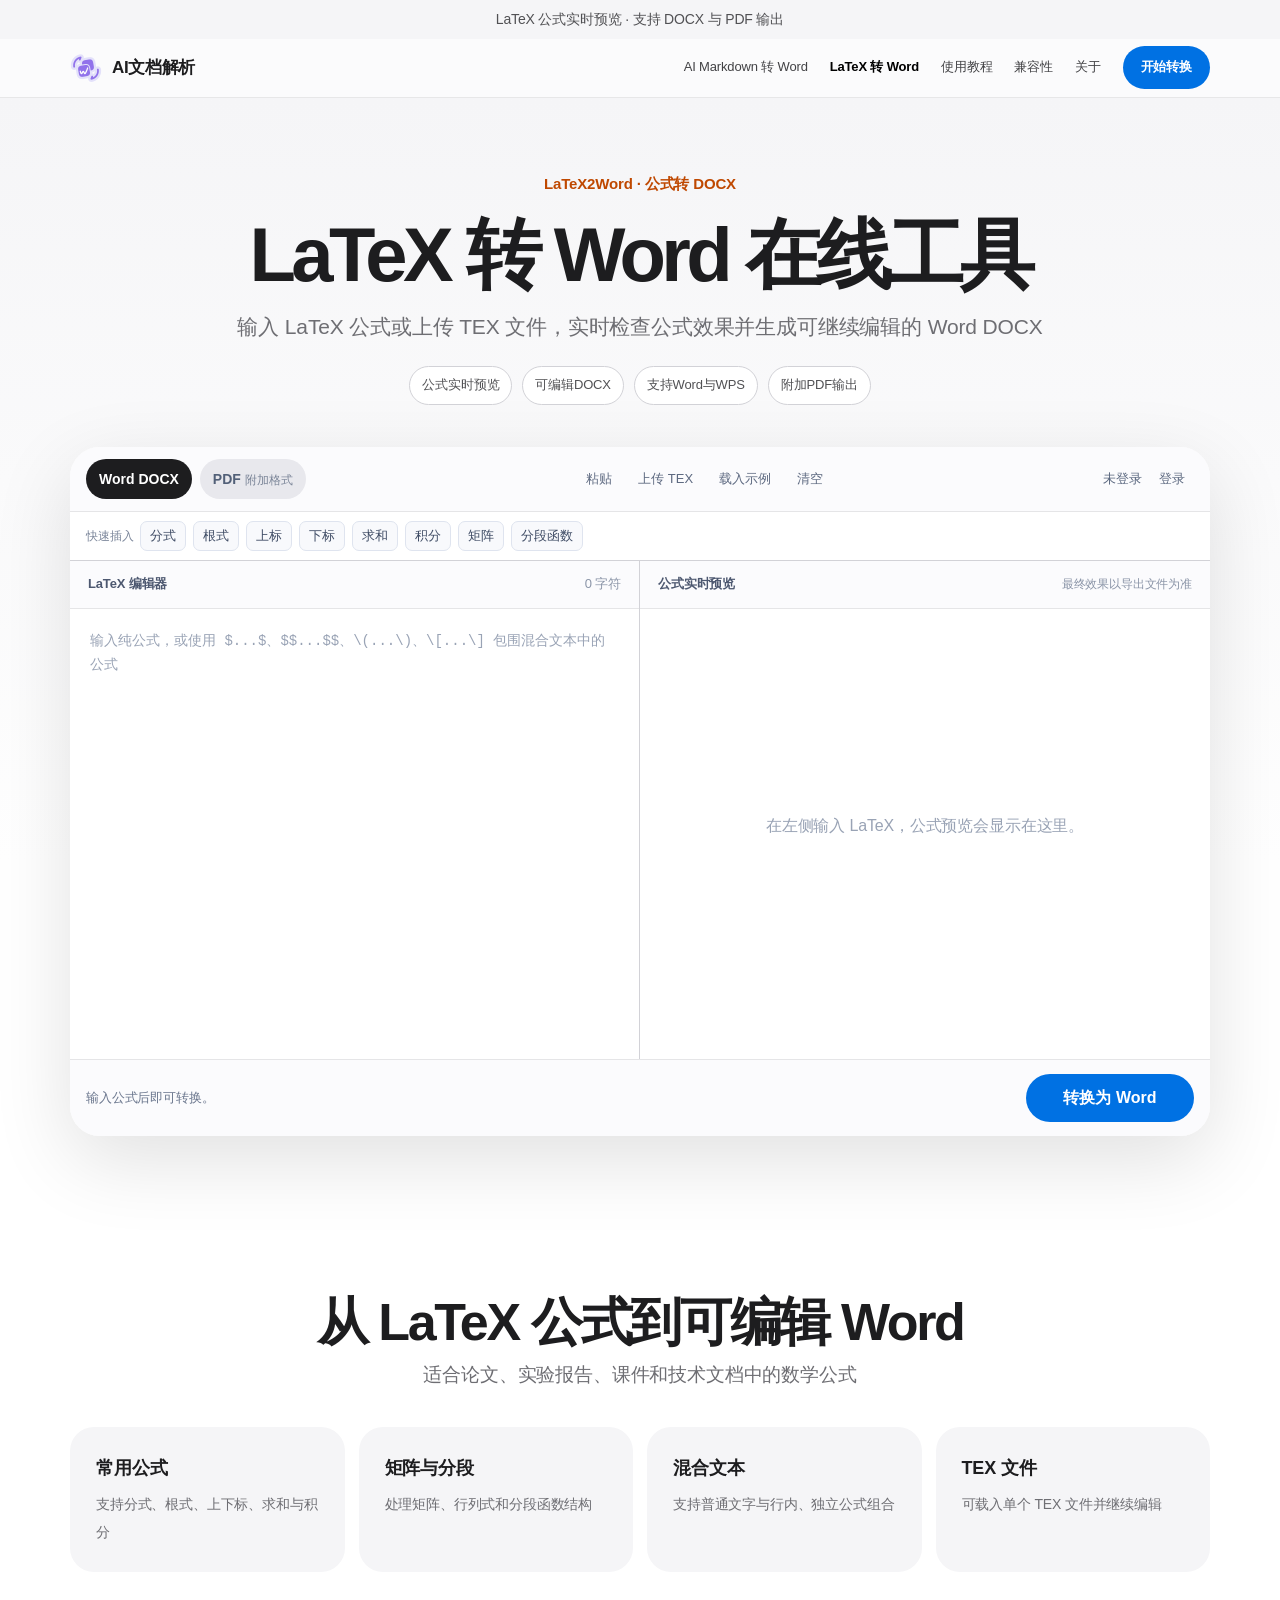
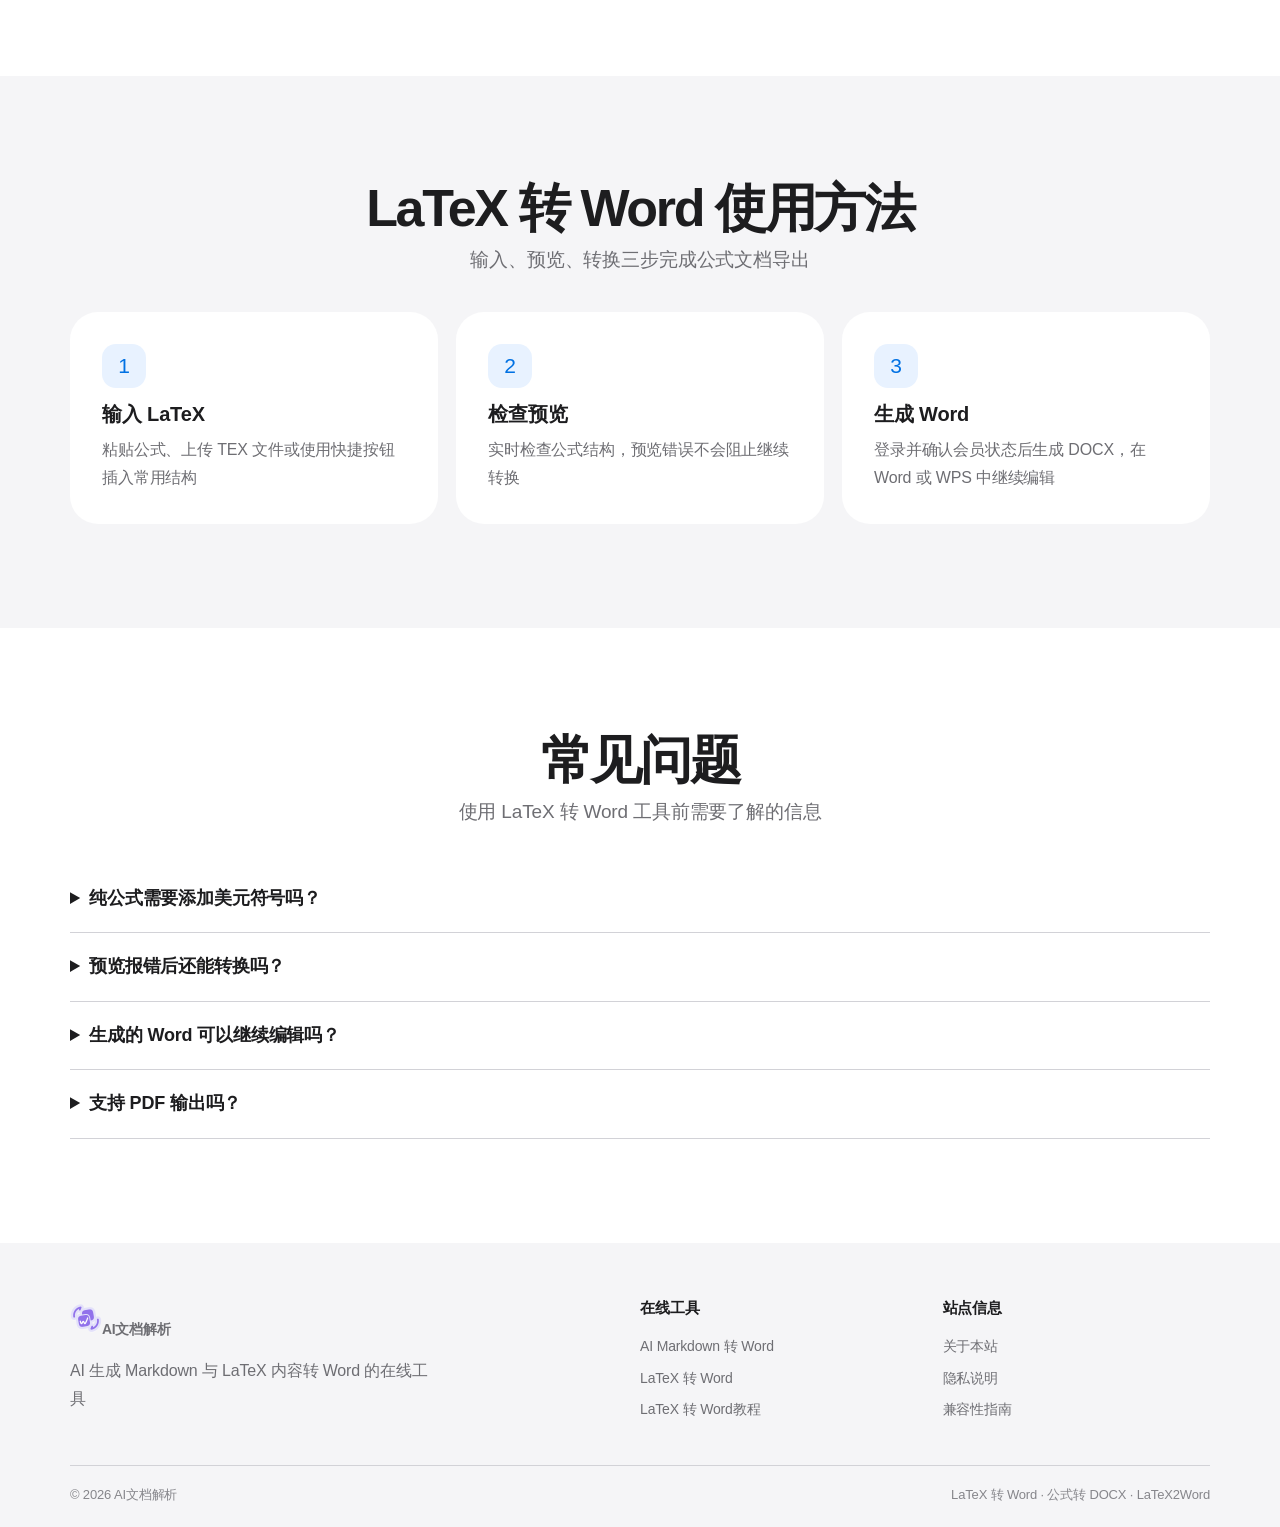
<file: latex-to-word/index.html>
<!doctype html>
<html lang="zh-CN">
<head>
  <meta charset="utf-8">
  <meta name="viewport" content="width=device-width,initial-scale=1">
  <title>LaTeX转Word在线工具｜公式转DOCX - AI文档解析</title>
  <meta name="description" content="在线将 LaTeX 公式和混合文本转换为可编辑的 Word DOCX，支持实时公式预览、TEX文件上传、矩阵、积分、分式和PDF输出。">
  <link rel="canonical" href="https://www.markdown2word.cn/latex-to-word/">
  <meta property="og:type" content="website">
  <meta property="og:title" content="LaTeX转Word在线工具 - AI文档解析">
  <meta property="og:description" content="输入 LaTeX 公式，实时预览并生成可编辑的 Word DOCX">
  <meta property="og:url" content="https://www.markdown2word.cn/latex-to-word/">
  <meta property="og:image" content="https://www.markdown2word.cn/images/og.webp">
  <meta name="twitter:card" content="summary_large_image">
  <meta name="twitter:title" content="LaTeX转Word在线工具 - AI文档解析">
  <meta name="twitter:description" content="支持公式实时预览和 Word DOCX 输出">
  <meta name="twitter:image" content="https://www.markdown2word.cn/images/og.webp">
  <link rel="icon" href="../images/markdown2word-logo.png">
  <link rel="stylesheet" href="../assets/site.css">
  <link rel="stylesheet" href="../assets/vendor/katex/katex.min.css">
  <link rel="stylesheet" href="../assets/converter.css">
  <script type="application/ld+json">
  {"@context":"https://schema.org","@type":"WebApplication","name":"LaTeX转Word在线工具","alternateName":["Latex2Word","LaTeX公式转Word"],"url":"https://www.markdown2word.cn/latex-to-word/","applicationCategory":"BusinessApplication","operatingSystem":"Web","browserRequirements":"支持现代桌面和移动浏览器","description":"将LaTeX公式和混合文本转换为Word DOCX或PDF的在线工具","featureList":["LaTeX转Word","LaTeX公式预览","TEX文件上传","LaTeX转PDF"]}
  </script>
<link rel="stylesheet" href="../assets/apple.css">
</head>
<body data-converter="latex">
  <a class="skip" href="#converter">跳到 LaTeX 转换工具</a>
  <div class="topbar"><div class="wrap">LaTeX 公式实时预览 · 支持 DOCX 与 PDF 输出</div></div>
  <div class="nav-shell"><nav class="wrap nav" aria-label="主导航">
    <a class="brand" href="../"><img src="../images/markdown2word-logo.png" alt="AI文档解析 标志">AI文档解析</a>
    <button class="menu" aria-label="打开导航" aria-expanded="false">菜单</button>
    <div class="links"><a href="../">AI Markdown 转 Word</a><a class="active" href="./">LaTeX 转 Word</a><a href="../guides/">使用教程</a><a href="../compatibility/">兼容性</a><a href="../about/">关于</a><a class="button" href="#converter">开始转换</a></div>
  </nav></div>

  <main>
    <section class="tool-hero" id="converter"><div class="wrap">
      <div class="tool-intro">
        <span class="eyebrow">LaTeX2Word · 公式转 DOCX</span>
        <h1><em>LaTeX 转 Word</em> 在线工具</h1>
        <p>输入 LaTeX 公式或上传 TEX 文件，实时检查公式效果并生成可继续编辑的 Word DOCX</p>
        <div class="trust-row" aria-label="工具特点"><span>公式实时预览</span><span>可编辑DOCX</span><span>支持Word与WPS</span><span>附加PDF输出</span></div>
      </div>

      <div class="converter-shell" aria-label="LaTeX 转 Word 工具">
        <div class="converter-toolbar">
          <div class="tool-tabs" aria-label="输出格式"><button class="format-option active" type="button" data-format="word">Word DOCX</button><button class="format-option" type="button" data-format="pdf">PDF <small>附加格式</small></button></div>
          <div class="tool-actions"><input class="hidden-file" type="file" id="latexFile" accept=".tex,.latex,.txt,text/plain,application/x-tex"><button class="tool-action" type="button" id="pasteButton">粘贴</button><button class="tool-action" type="button" id="uploadButton">上传 TEX</button><button class="tool-action" type="button" id="sampleButton">载入示例</button><button class="tool-action" type="button" id="clearButton">清空</button></div>
          <div class="account-area"><span class="account-status" id="accountStatus">未登录</span><button class="tool-action" type="button" id="loginButton">登录</button><button class="tool-action logout-button" type="button" id="logoutButton">退出</button></div>
        </div>
        <div class="latex-shortcuts" aria-label="常用公式"><span>快速插入</span><button type="button" data-latex-insert="\frac{}{}">分式</button><button type="button" data-latex-insert="\sqrt{}">根式</button><button type="button" data-latex-insert="x^{}">上标</button><button type="button" data-latex-insert="x_{}">下标</button><button type="button" data-latex-insert="\sum_{i=1}^{n} {}">求和</button><button type="button" data-latex-insert="\int_{}^{} {} \,dx">积分</button><button type="button" data-latex-insert="\begin{bmatrix} a &amp; b \\ c &amp; d \end{bmatrix}">矩阵</button><button type="button" data-latex-insert="\begin{cases} {} &amp; x \ge 0 \\ {} &amp; x &lt; 0 \end{cases}">分段函数</button></div>
        <div class="editor-grid">
          <section class="editor-pane" aria-labelledby="inputHeading"><div class="pane-heading"><span id="inputHeading">LaTeX 编辑器</span><span id="charCount">0 字符</span></div><textarea id="latexInput" spellcheck="false" aria-label="LaTeX 内容" placeholder="输入纯公式，或使用 $...$、$$...$$、\(...\)、\[...\] 包围混合文本中的公式"></textarea></section>
          <section class="editor-pane" aria-labelledby="previewHeading"><div class="pane-heading"><span id="previewHeading">公式实时预览</span><span class="preview-caption">最终效果以导出文件为准</span></div><div class="preview latex-preview" id="latexPreview" aria-live="polite"></div></section>
        </div>
        <div class="converter-bottom"><div class="converter-status" id="converterStatus" role="status">输入公式后即可转换。</div><button class="button convert-button" id="convertButton" type="button">转换为 Word</button></div>
        <div class="result-card" id="resultCard"><span id="resultText">文档已生成。</span><a id="downloadLink" href="#" target="_blank" rel="noopener">下载文件</a></div>
      </div>
    </div></section>

    <section class="section"><div class="wrap"><div class="section-head"><h2>从 LaTeX 公式到可编辑 Word</h2><p>适合论文、实验报告、课件和技术文档中的数学公式</p></div><div class="support-grid"><article class="support-item"><b>常用公式</b><span>支持分式、根式、上下标、求和与积分</span></article><article class="support-item"><b>矩阵与分段</b><span>处理矩阵、行列式和分段函数结构</span></article><article class="support-item"><b>混合文本</b><span>支持普通文字与行内、独立公式组合</span></article><article class="support-item"><b>TEX 文件</b><span>可载入单个 TEX 文件并继续编辑</span></article></div></div></section>

    <section class="section tint"><div class="wrap"><div class="section-head"><h2>LaTeX 转 Word 使用方法</h2><p>输入、预览、转换三步完成公式文档导出</p></div><div class="grid3"><article class="card"><div class="icon">1</div><h3>输入 LaTeX</h3><p>粘贴公式、上传 TEX 文件或使用快捷按钮插入常用结构</p></article><article class="card"><div class="icon">2</div><h3>检查预览</h3><p>实时检查公式结构，预览错误不会阻止继续转换</p></article><article class="card"><div class="icon">3</div><h3>生成 Word</h3><p>登录并确认会员状态后生成 DOCX，在 Word 或 WPS 中继续编辑</p></article></div></div></section>

    <section class="section faq"><div class="wrap"><div class="section-head"><h2>常见问题</h2><p>使用 LaTeX 转 Word 工具前需要了解的信息</p></div><details><summary>纯公式需要添加美元符号吗？</summary><p>不需要。如果输入中没有公式分隔符，工具会把全部内容作为独立公式处理。文字和公式混合时，请使用 $...$、$$...$$、\(...\) 或 \[...\] 标记公式。</p></details><details><summary>预览报错后还能转换吗？</summary><p>可以。浏览器预览和文档转换使用的公式引擎可能存在差异，预览错误不会禁用转换按钮。</p></details><details><summary>生成的 Word 可以继续编辑吗？</summary><p>接口会生成 DOCX 文件。复杂公式的可编辑性和视觉效果请以实际导出的文档以及所用 Word 或 WPS 版本为准。</p></details><details><summary>支持 PDF 输出吗？</summary><p>支持，可以在工具顶部切换 Word DOCX 或 PDF。</p></details></div></section>
  </main>

  <footer class="footer"><div class="wrap footer-grid"><div><a class="brand" href="../"><img src="../images/markdown2word-logo.png" alt="AI文档解析">AI文档解析</a><p>AI 生成 Markdown 与 LaTeX 内容转 Word 的在线工具</p></div><div><h3>在线工具</h3><a href="../#converter">AI Markdown 转 Word</a><a href="./">LaTeX 转 Word</a><a href="../guides/latex-to-word/">LaTeX 转 Word教程</a></div><div><h3>站点信息</h3><a href="../about/">关于本站</a><a href="../privacy/">隐私说明</a><a href="../compatibility/">兼容性指南</a></div></div><div class="wrap footer-bottom"><span>© 2026 AI文档解析</span><span>LaTeX 转 Word · 公式转 DOCX · LaTeX2Word</span></div></footer>

  <div class="modal" id="loginModal" role="dialog" aria-modal="true" aria-labelledby="loginTitle" aria-hidden="true"><div class="modal-backdrop" data-close-modal></div><div class="modal-card"><div class="modal-header"><h2 id="loginTitle">微信扫码登录</h2><button class="modal-close" type="button" aria-label="关闭登录弹窗" data-close-modal>×</button></div><div class="modal-body"><div class="qr-frame"><img id="loginQr" class="loading" alt="微信登录二维码"></div><h3>使用微信扫码登录</h3><p>新用户扫码后将自动创建账号，免费使用</p><div id="loginCountdown" class="modal-message"></div><div id="loginMessage" class="modal-message">正在获取登录二维码…</div></div></div></div>
  <div class="modal" id="vipModal" role="dialog" aria-modal="true" aria-labelledby="vipTitle" aria-hidden="true"><div class="modal-backdrop" data-close-modal></div><div class="modal-card"><div class="modal-header"><h2 id="vipTitle">开通 AI文档解析 VIP</h2><button class="modal-close" type="button" aria-label="关闭会员弹窗" data-close-modal>×</button></div><div class="modal-body"><div class="qr-frame"><img id="vipQr" alt="VIP付款二维码"></div><h3>微信扫码完成会员开通</h3><p>付款将在微信中完成，本站不会收集你的支付信息</p><div id="vipMessage" class="modal-message">完成付款后，请点击下方按钮刷新会员状态。</div><button class="button payment-button" id="paymentCompleted" type="button">已完成支付</button></div></div></div>

  <script src="../assets/site.js"></script>
  <script src="../assets/vendor/katex/katex.min.js"></script>
  <script src="../assets/vendor/katex/contrib/auto-render.min.js"></script>
  <script src="../assets/converter.js"></script>
</body>
</html>
</file>
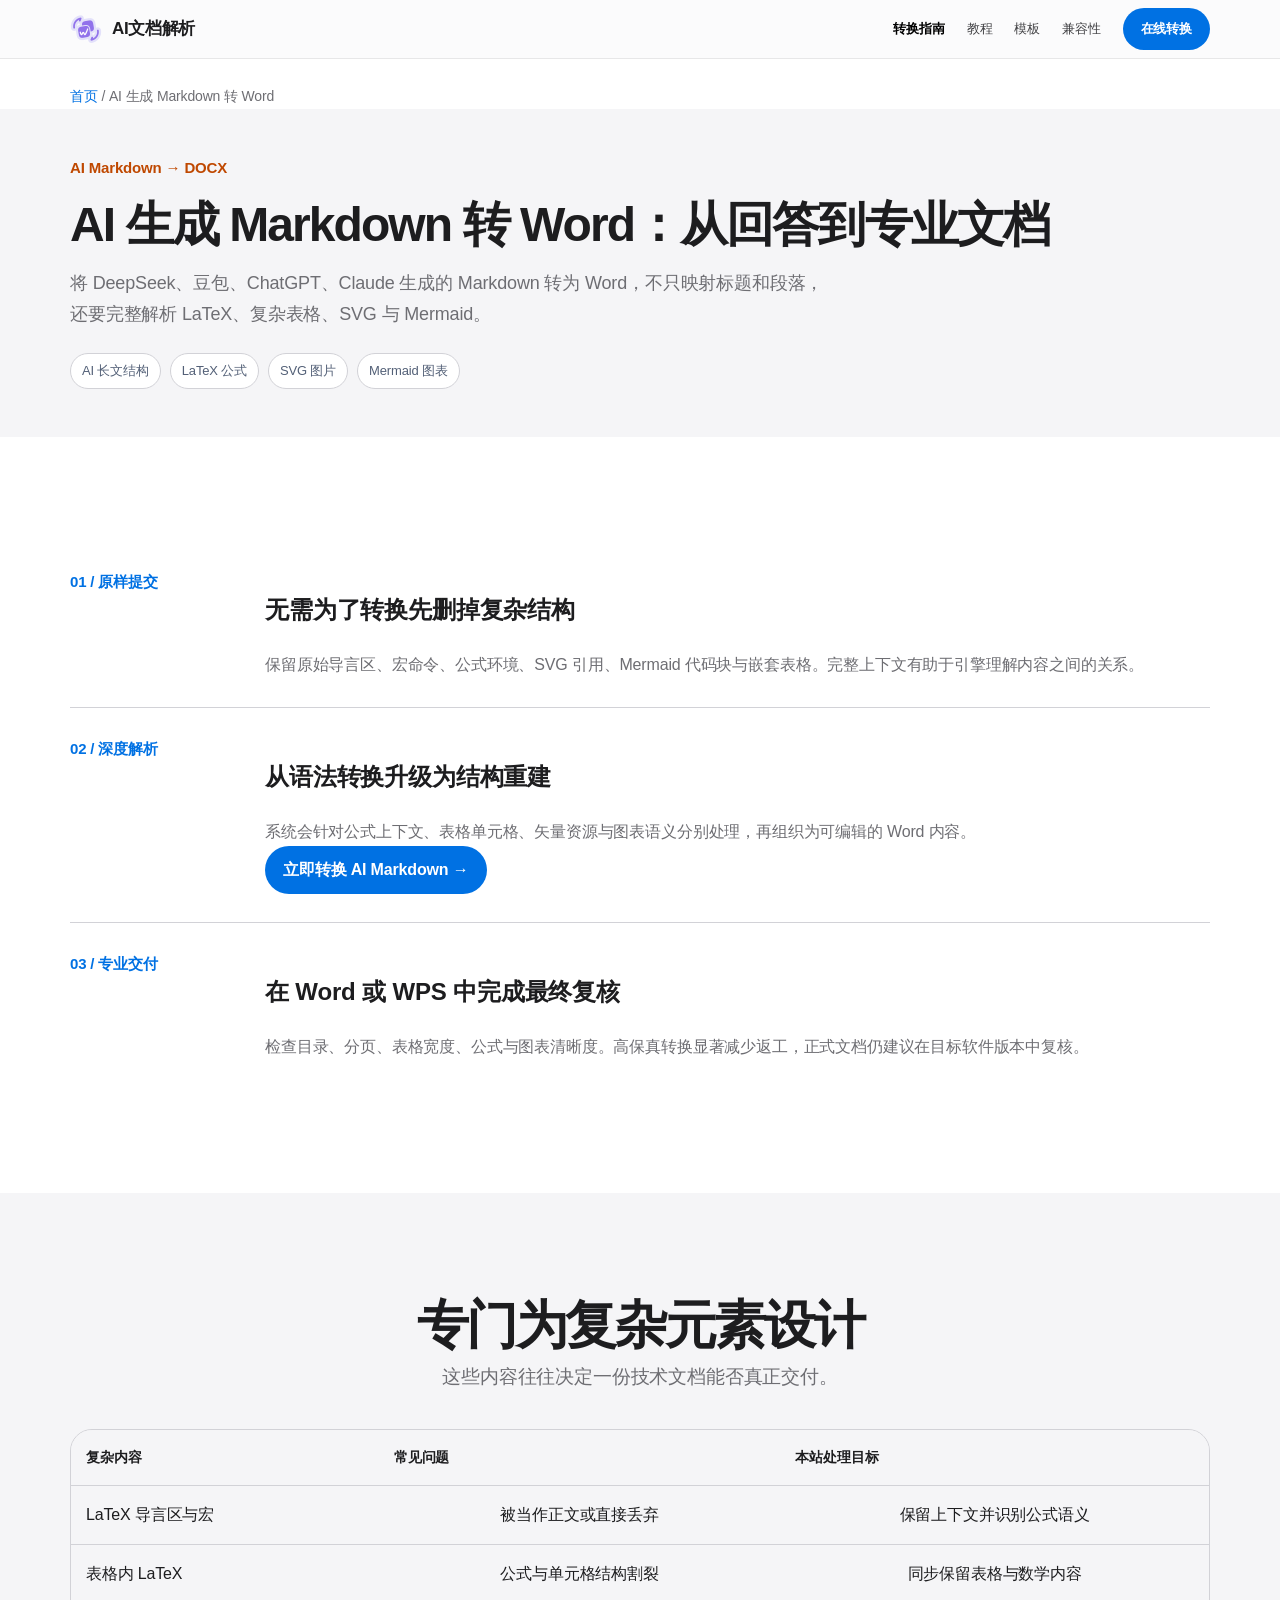
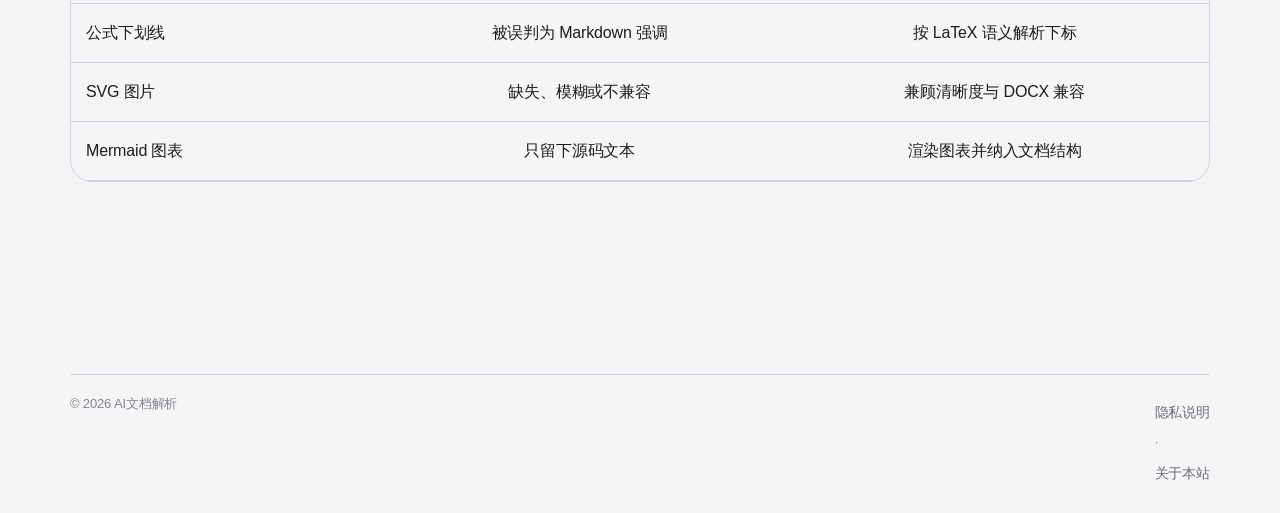
<file: markdown-to-word/index.html>
<!doctype html>
<html lang="zh-CN"><head><meta charset="utf-8"><meta name="viewport" content="width=device-width,initial-scale=1">
<title>AI生成Markdown转Word指南｜复杂内容处理 - AI文档解析</title><meta name="description" content="AI 生成 Markdown 转 Word 完整指南，介绍 DeepSeek、豆包、ChatGPT、Claude 内容的整理与导出，并覆盖 LaTeX、复杂表格、SVG、Mermaid 和 DOCX 交付检查。">
<link rel="canonical" href="https://www.markdown2word.cn/markdown-to-word/"><meta property="og:title" content="AI 生成 Markdown 转 Word 完整指南"><meta property="og:description" content="从 AI 回答、LaTeX、SVG、Mermaid 到可编辑 DOCX 的高保真流程。"><meta property="og:image" content="https://www.markdown2word.cn/images/og.webp"><link rel="stylesheet" href="../assets/site.css">
<script type="application/ld+json">{"@context":"https://schema.org","@type":"Article","headline":"AI生成Markdown转Word指南","mainEntityOfPage":"https://www.markdown2word.cn/markdown-to-word/","author":{"@type":"Organization","name":"AI文档解析"}}</script><link rel="stylesheet" href="../assets/apple.css">
</head>
<body><div class="nav-shell"><nav class="wrap nav"><a class="brand" href="../"><img src="../images/markdown2word-logo.png" alt="AI文档解析">AI文档解析</a><button class="menu" aria-label="打开导航" aria-expanded="false">菜单</button><div class="links"><a class="active" href="./">转换指南</a><a href="../guides/">教程</a><a href="../templates/">模板</a><a href="../compatibility/">兼容性</a><a class="button" href="../#converter">在线转换</a></div></nav></div>
<main><div class="wrap crumb"><a href="../">首页</a> / AI 生成 Markdown 转 Word</div><section class="page-hero"><div class="wrap"><span class="eyebrow">AI Markdown → DOCX</span><h1>AI 生成 Markdown 转 Word：从回答到专业文档</h1><p>将 DeepSeek、豆包、ChatGPT、Claude 生成的 Markdown 转为 Word，不只映射标题和段落，还要完整解析 LaTeX、复杂表格、SVG 与 Mermaid。</p><div class="pill-row"><span class="pill">AI 长文结构</span><span class="pill">LaTeX 公式</span><span class="pill">SVG 图片</span><span class="pill">Mermaid 图表</span></div></div></section>
<section class="section"><div class="wrap"><div class="feature"><div class="number">01 / 原样提交</div><div><h2>无需为了转换先删掉复杂结构</h2><p>保留原始导言区、宏命令、公式环境、SVG 引用、Mermaid 代码块与嵌套表格。完整上下文有助于引擎理解内容之间的关系。</p></div></div><div class="feature"><div class="number">02 / 深度解析</div><div><h2>从语法转换升级为结构重建</h2><p>系统会针对公式上下文、表格单元格、矢量资源与图表语义分别处理，再组织为可编辑的 Word 内容。</p><p><a class="button" href="../#converter">立即转换 AI Markdown →</a></p></div></div><div class="feature"><div class="number">03 / 专业交付</div><div><h2>在 Word 或 WPS 中完成最终复核</h2><p>检查目录、分页、表格宽度、公式与图表清晰度。高保真转换显著减少返工，正式文档仍建议在目标软件版本中复核。</p></div></div></div></section>
<section class="section tint"><div class="wrap"><div class="section-head"><h2>专门为复杂元素设计</h2><p>这些内容往往决定一份技术文档能否真正交付。</p></div><div class="table-wrap"><table class="comparison"><thead><tr><th>复杂内容</th><th>常见问题</th><th>本站处理目标</th></tr></thead><tbody><tr><td>LaTeX 导言区与宏</td><td>被当作正文或直接丢弃</td><td>保留上下文并识别公式语义</td></tr><tr><td>表格内 LaTeX</td><td>公式与单元格结构割裂</td><td>同步保留表格与数学内容</td></tr><tr><td>公式下划线</td><td>被误判为 Markdown 强调</td><td>按 LaTeX 语义解析下标</td></tr><tr><td>SVG 图片</td><td>缺失、模糊或不兼容</td><td>兼顾清晰度与 DOCX 兼容</td></tr><tr><td>Mermaid 图表</td><td>只留下源码文本</td><td>渲染图表并纳入文档结构</td></tr></tbody></table></div></div></section>
</main><footer class="footer"><div class="wrap footer-bottom"><span>© 2026 AI文档解析</span><span><a href="../privacy/">隐私说明</a> · <a href="../about/">关于本站</a></span></div></footer><script src="../assets/site.js"></script></body></html>
</file>
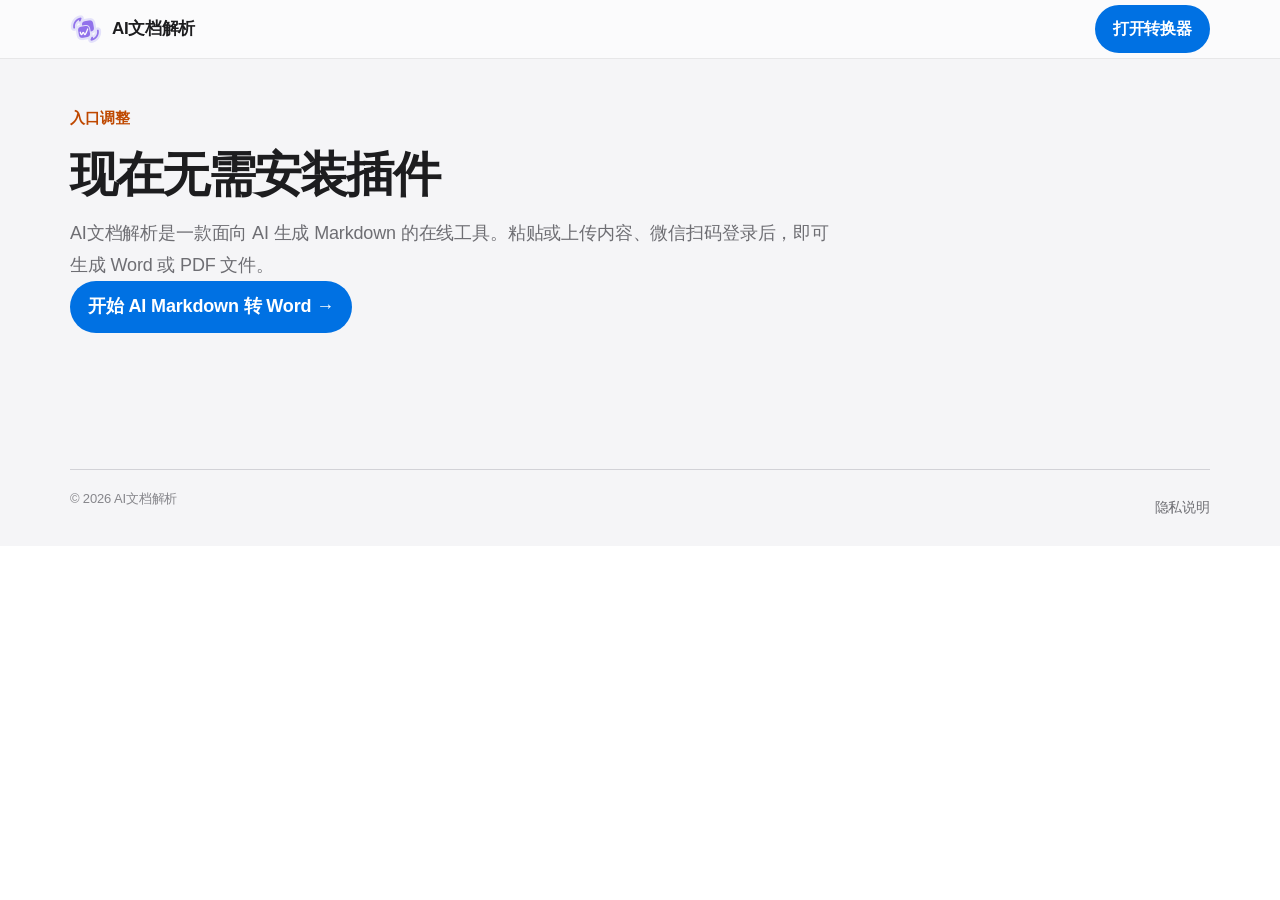
<file: plugins/index.html>
<!doctype html>
<html lang="zh-CN"><head><meta charset="utf-8"><meta name="viewport" content="width=device-width,initial-scale=1"><meta name="robots" content="noindex,follow">
<title>AI生成Markdown在线转换入口｜AI文档解析</title><meta name="description" content="直接使用 AI文档解析，将 AI 生成的 Markdown 内容在线转换为 Word 或 PDF。">
<link rel="canonical" href="https://www.markdown2word.cn/"><link rel="stylesheet" href="../assets/site.css"><link rel="stylesheet" href="../assets/apple.css">
</head>
<body><div class="nav-shell"><nav class="wrap nav"><a class="brand" href="../"><img src="../images/markdown2word-logo.png" alt="AI文档解析">AI文档解析</a><a class="button" href="../#converter">打开转换器</a></nav></div><main><section class="page-hero"><div class="wrap"><span class="eyebrow">入口调整</span><h1>现在无需安装插件</h1><p>AI文档解析是一款面向 AI 生成 Markdown 的在线工具。粘贴或上传内容、微信扫码登录后，即可生成 Word 或 PDF 文件。</p><p><a class="button" href="../#converter">开始 AI Markdown 转 Word →</a></p></div></section></main><footer class="footer"><div class="wrap footer-bottom"><span>© 2026 AI文档解析</span><a href="../privacy/">隐私说明</a></div></footer></body></html>
</file>
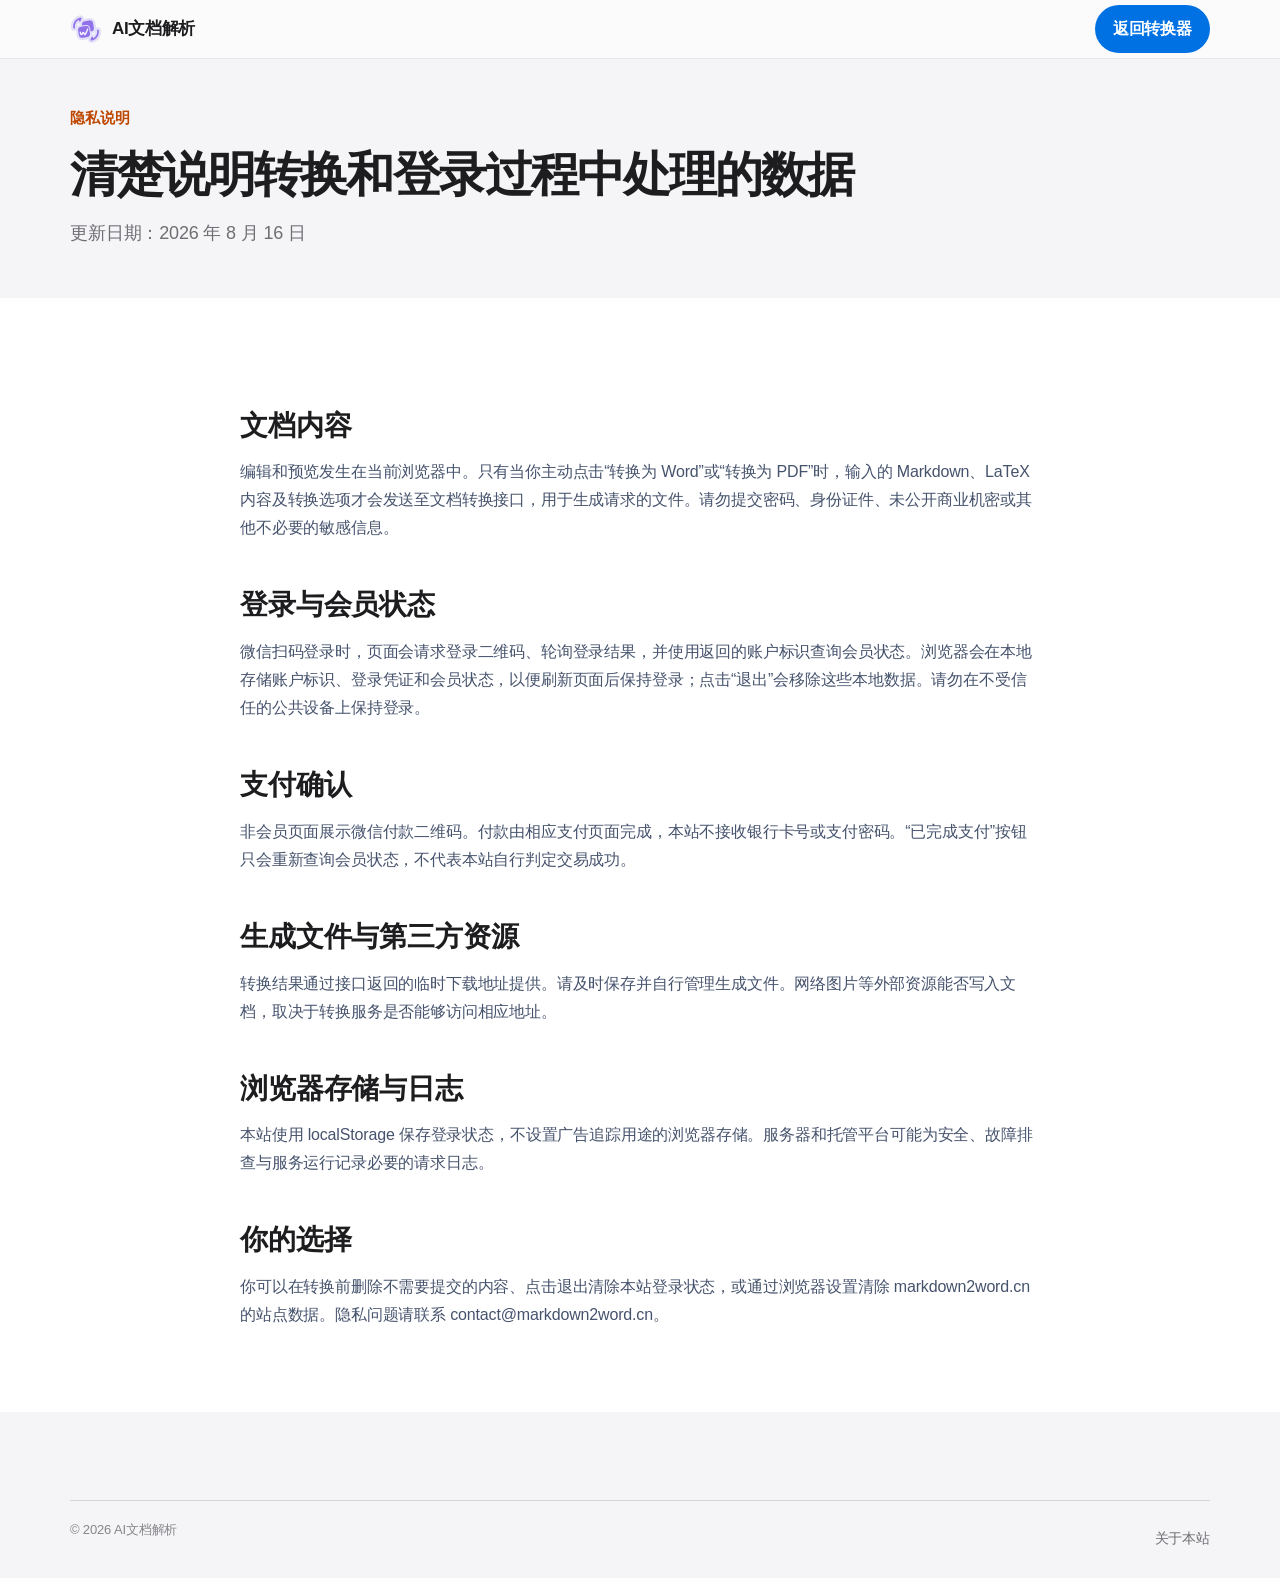
<file: privacy/index.html>
<!doctype html>
<html lang="zh-CN"><head><meta charset="utf-8"><meta name="viewport" content="width=device-width,initial-scale=1">
<title>隐私说明 - AI文档解析</title><meta name="description" content="了解 AI文档解析在 AI 生成 Markdown 转 Word、微信登录、会员状态和浏览器本地存储中涉及的数据处理方式。">
<link rel="canonical" href="https://www.markdown2word.cn/privacy/"><link rel="stylesheet" href="../assets/site.css"><link rel="stylesheet" href="../assets/apple.css">
</head>
<body><div class="nav-shell"><nav class="wrap nav"><a class="brand" href="../"><img src="../images/markdown2word-logo.png" alt="AI文档解析">AI文档解析</a><a class="button" href="../#converter">返回转换器</a></nav></div>
<main><section class="page-hero"><div class="wrap"><span class="eyebrow">隐私说明</span><h1>清楚说明转换和登录过程中处理的数据</h1><p>更新日期：2026 年 8 月 16 日</p></div></section><article class="article">
<h2>文档内容</h2><p>编辑和预览发生在当前浏览器中。只有当你主动点击“转换为 Word”或“转换为 PDF”时，输入的 Markdown、LaTeX 内容及转换选项才会发送至文档转换接口，用于生成请求的文件。请勿提交密码、身份证件、未公开商业机密或其他不必要的敏感信息。</p>
<h2>登录与会员状态</h2><p>微信扫码登录时，页面会请求登录二维码、轮询登录结果，并使用返回的账户标识查询会员状态。浏览器会在本地存储账户标识、登录凭证和会员状态，以便刷新页面后保持登录；点击“退出”会移除这些本地数据。请勿在不受信任的公共设备上保持登录。</p>
<h2>支付确认</h2><p>非会员页面展示微信付款二维码。付款由相应支付页面完成，本站不接收银行卡号或支付密码。“已完成支付”按钮只会重新查询会员状态，不代表本站自行判定交易成功。</p>
<h2>生成文件与第三方资源</h2><p>转换结果通过接口返回的临时下载地址提供。请及时保存并自行管理生成文件。网络图片等外部资源能否写入文档，取决于转换服务是否能够访问相应地址。</p>
<h2>浏览器存储与日志</h2><p>本站使用 localStorage 保存登录状态，不设置广告追踪用途的浏览器存储。服务器和托管平台可能为安全、故障排查与服务运行记录必要的请求日志。</p>
<h2>你的选择</h2><p>你可以在转换前删除不需要提交的内容、点击退出清除本站登录状态，或通过浏览器设置清除 markdown2word.cn 的站点数据。隐私问题请联系 <a href="mailto:contact@markdown2word.cn">contact@markdown2word.cn</a>。</p>
</article></main><footer class="footer"><div class="wrap footer-bottom"><span>© 2026 AI文档解析</span><a href="../about/">关于本站</a></div></footer></body></html>
</file>
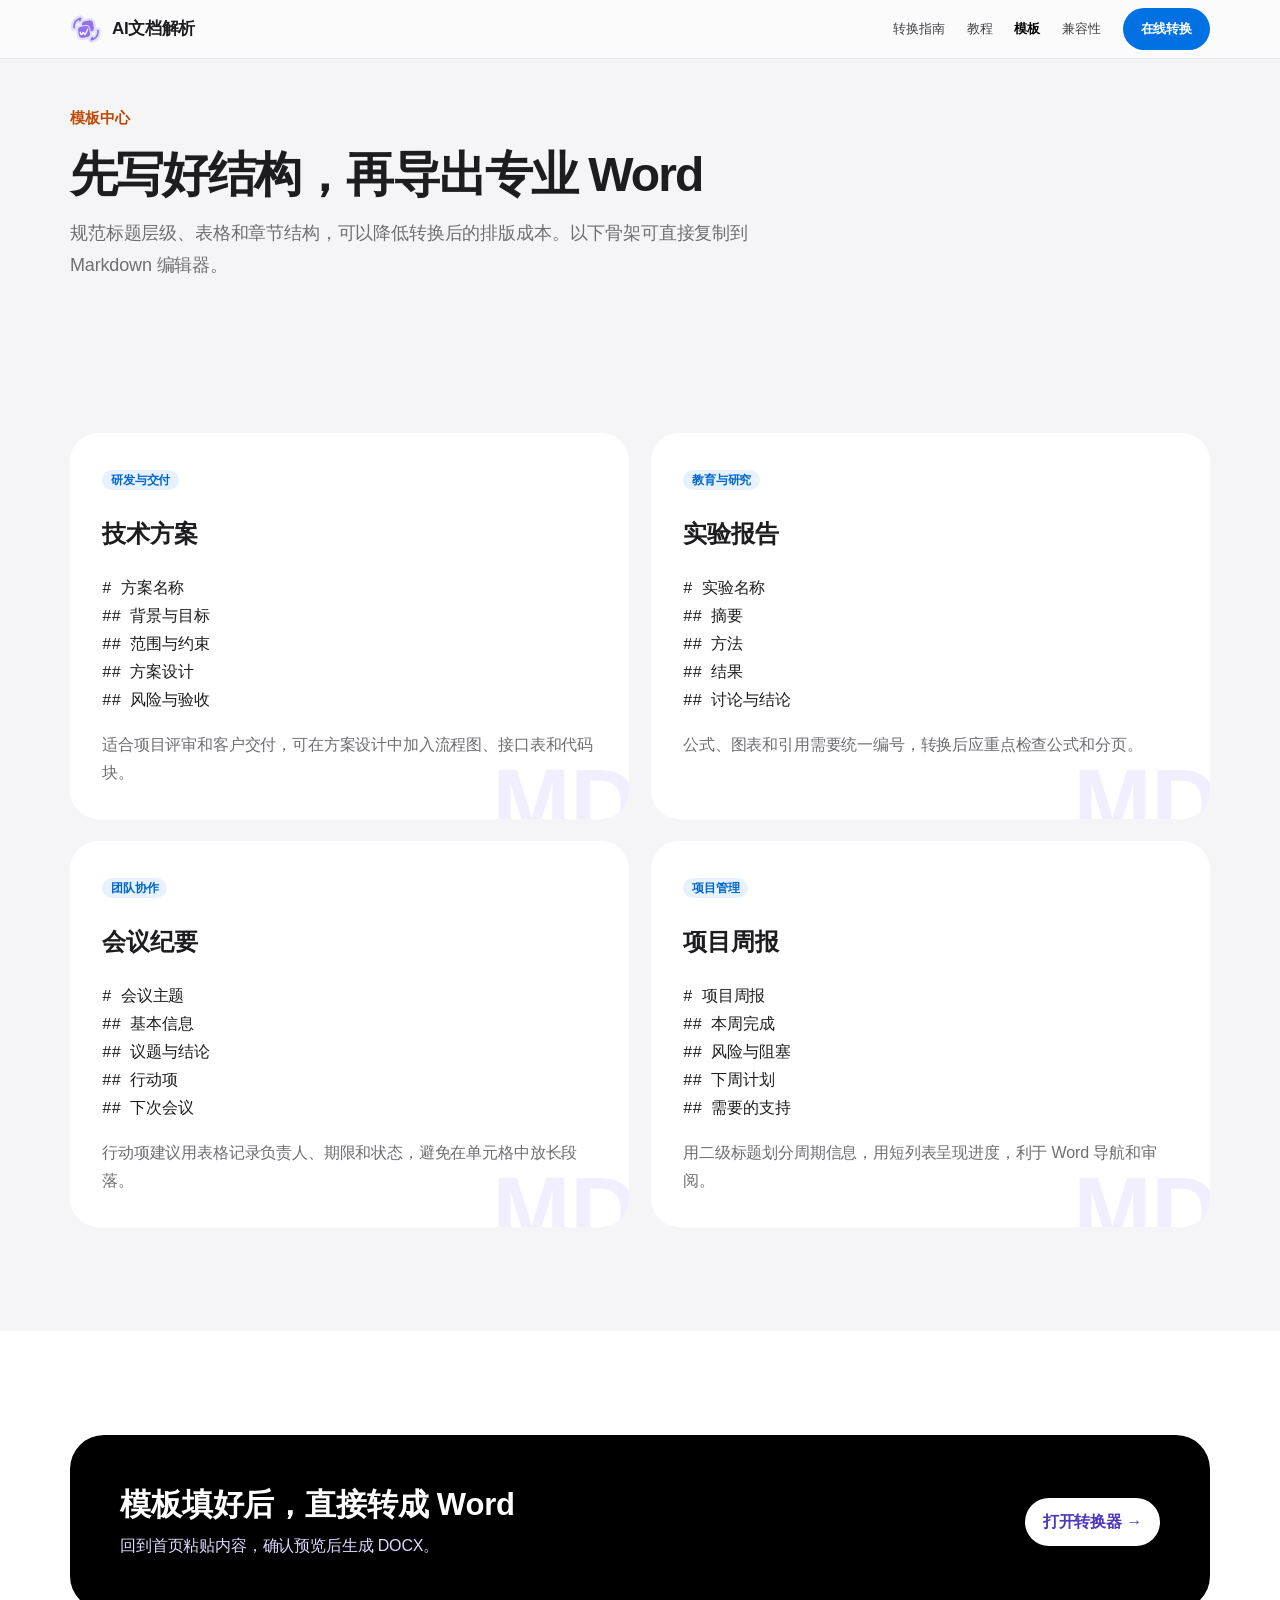
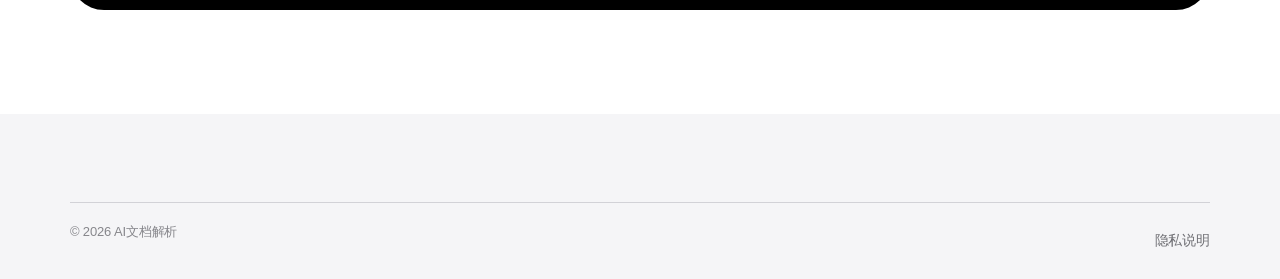
<file: templates/index.html>
<!doctype html>
<html lang="zh-CN"><head><meta charset="utf-8"><meta name="viewport" content="width=device-width,initial-scale=1"><title>AI生成Markdown文档模板｜报告与技术文档 - AI文档解析</title><meta name="description" content="适合 AI 生成内容转 Word 的技术方案、实验报告、会议纪要与项目周报模板，并合理组织 LaTeX、SVG、Mermaid 和复杂表格。"><link rel="canonical" href="https://www.markdown2word.cn/templates/"><link rel="stylesheet" href="../assets/site.css"><link rel="stylesheet" href="../assets/apple.css">
</head>
<body><div class="nav-shell"><nav class="wrap nav"><a class="brand" href="../"><img src="../images/markdown2word-logo.png" alt="AI文档解析">AI文档解析</a><button class="menu" aria-label="打开导航" aria-expanded="false">菜单</button><div class="links"><a href="../markdown-to-word/">转换指南</a><a href="../guides/">教程</a><a class="active" href="./">模板</a><a href="../compatibility/">兼容性</a><a class="button" href="../#converter">在线转换</a></div></nav></div>
<main><section class="page-hero"><div class="wrap"><span class="eyebrow">模板中心</span><h1>先写好结构，再导出专业 Word</h1><p>规范标题层级、表格和章节结构，可以降低转换后的排版成本。以下骨架可直接复制到 Markdown 编辑器。</p></div></section><section class="section tint"><div class="wrap grid2">
<article class="card template"><span class="tag">研发与交付</span><h2>技术方案</h2><pre><code># 方案名称
## 背景与目标
## 范围与约束
## 方案设计
## 风险与验收</code></pre><p>适合项目评审和客户交付，可在方案设计中加入流程图、接口表和代码块。</p></article>
<article class="card template"><span class="tag">教育与研究</span><h2>实验报告</h2><pre><code># 实验名称
## 摘要
## 方法
## 结果
## 讨论与结论</code></pre><p>公式、图表和引用需要统一编号，转换后应重点检查公式和分页。</p></article>
<article class="card template"><span class="tag">团队协作</span><h2>会议纪要</h2><pre><code># 会议主题
## 基本信息
## 议题与结论
## 行动项
## 下次会议</code></pre><p>行动项建议用表格记录负责人、期限和状态，避免在单元格中放长段落。</p></article>
<article class="card template"><span class="tag">项目管理</span><h2>项目周报</h2><pre><code># 项目周报
## 本周完成
## 风险与阻塞
## 下周计划
## 需要的支持</code></pre><p>用二级标题划分周期信息，用短列表呈现进度，利于 Word 导航和审阅。</p></article></div></section><section class="section"><div class="wrap cta"><div><h2>模板填好后，直接转成 Word</h2><p>回到首页粘贴内容，确认预览后生成 DOCX。</p></div><a class="button" href="../#converter">打开转换器 →</a></div></section></main>
<footer class="footer"><div class="wrap footer-bottom"><span>© 2026 AI文档解析</span><a href="../privacy/">隐私说明</a></div></footer><script src="../assets/site.js"></script></body></html>
</file>
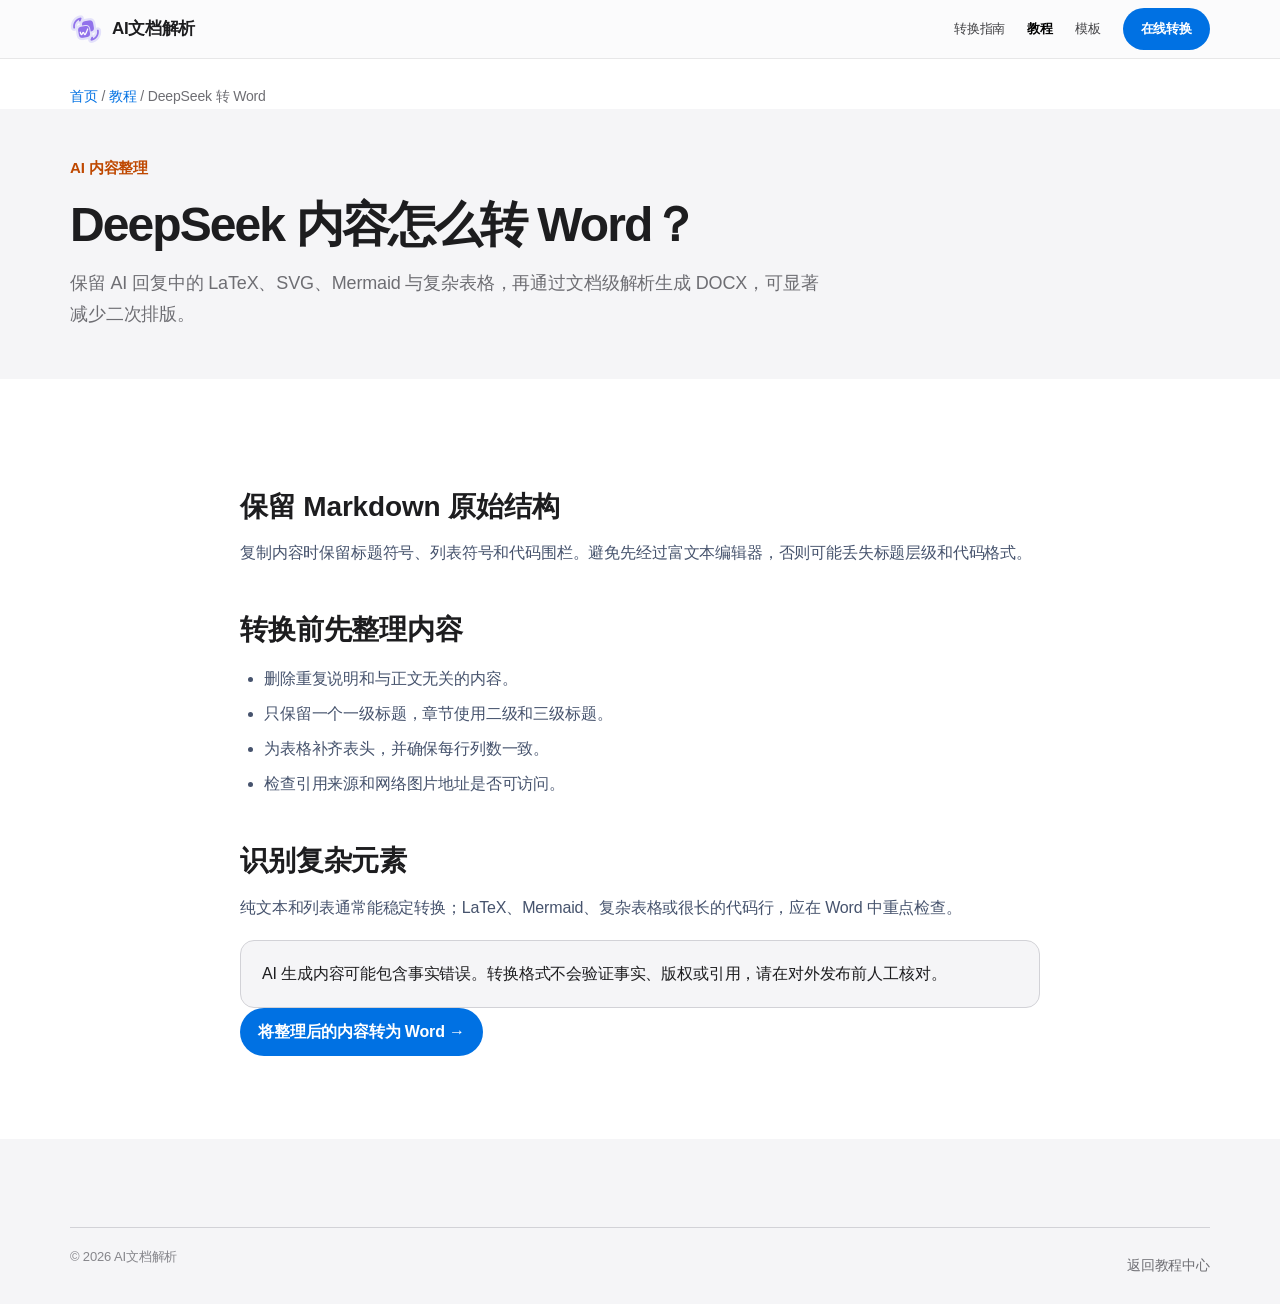
<file: guides/deepseek-to-word/index.html>
<!doctype html>
<html lang="zh-CN"><head><meta charset="utf-8"><meta name="viewport" content="width=device-width,initial-scale=1"><title>DeepSeek生成Markdown转Word指南｜AI文档解析</title><meta name="description" content="将 DeepSeek 生成的 Markdown 高保真转为 Word，保留标题、代码、LaTeX 公式、SVG、Mermaid、复杂表格与嵌套结构。"><link rel="canonical" href="https://www.markdown2word.cn/guides/deepseek-to-word/"><link rel="stylesheet" href="../../assets/site.css"><link rel="stylesheet" href="../../assets/apple.css">
</head>
<body><div class="nav-shell"><nav class="wrap nav"><a class="brand" href="../../"><img src="../../images/markdown2word-logo.png" alt="AI文档解析">AI文档解析</a><button class="menu" aria-label="打开导航" aria-expanded="false">菜单</button><div class="links"><a href="../../markdown-to-word/">转换指南</a><a class="active" href="../">教程</a><a href="../../templates/">模板</a><a class="button" href="../../#converter">在线转换</a></div></nav></div><main><div class="wrap crumb"><a href="../../">首页</a> / <a href="../">教程</a> / DeepSeek 转 Word</div><section class="page-hero"><div class="wrap"><span class="eyebrow">AI 内容整理</span><h1>DeepSeek 内容怎么转 Word？</h1><p>保留 AI 回复中的 LaTeX、SVG、Mermaid 与复杂表格，再通过文档级解析生成 DOCX，可显著减少二次排版。</p></div></section><article class="article"><h2>保留 Markdown 原始结构</h2><p>复制内容时保留标题符号、列表符号和代码围栏。避免先经过富文本编辑器，否则可能丢失标题层级和代码格式。</p><h2>转换前先整理内容</h2><ul><li>删除重复说明和与正文无关的内容。</li><li>只保留一个一级标题，章节使用二级和三级标题。</li><li>为表格补齐表头，并确保每行列数一致。</li><li>检查引用来源和网络图片地址是否可访问。</li></ul><h2>识别复杂元素</h2><p>纯文本和列表通常能稳定转换；LaTeX、Mermaid、复杂表格或很长的代码行，应在 Word 中重点检查。</p><div class="callout">AI 生成内容可能包含事实错误。转换格式不会验证事实、版权或引用，请在对外发布前人工核对。</div><p><a class="button" href="../../#converter">将整理后的内容转为 Word →</a></p></article></main><footer class="footer"><div class="wrap footer-bottom"><span>© 2026 AI文档解析</span><a href="../">返回教程中心</a></div></footer><script src="../../assets/site.js"></script></body></html>
</file>
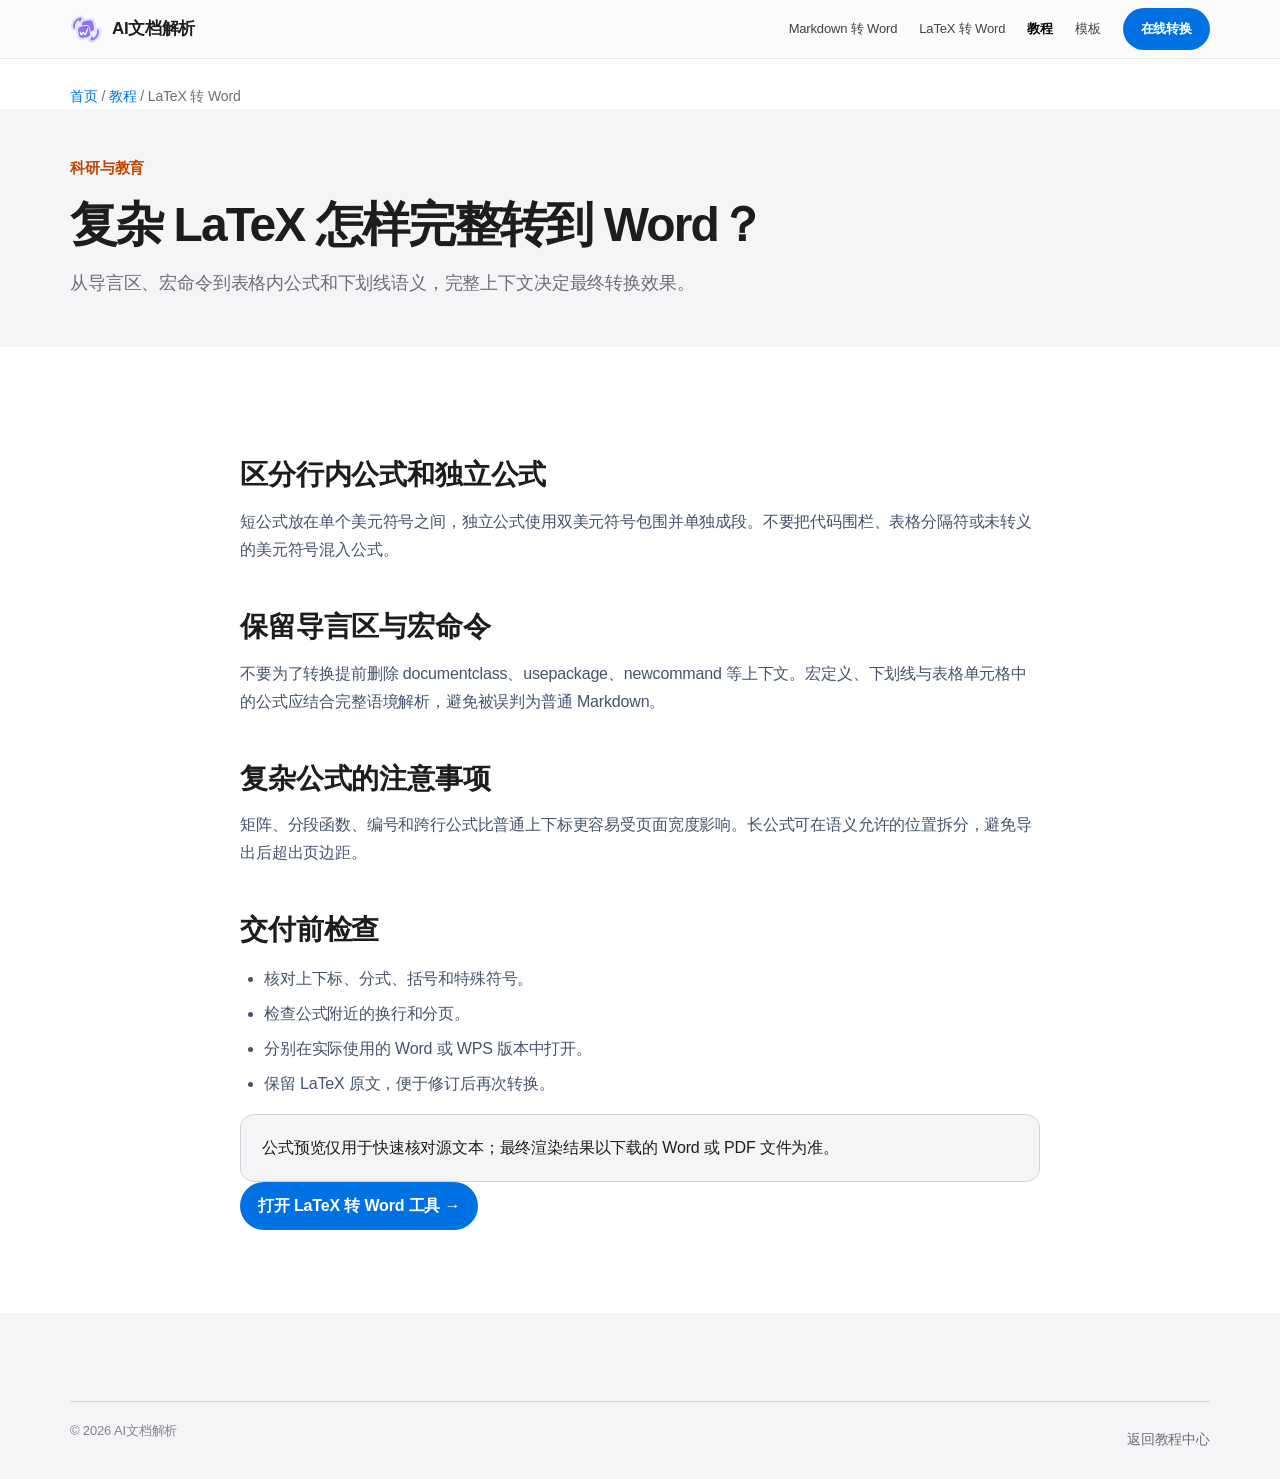
<file: guides/latex-to-word/index.html>
<!doctype html>
<html lang="zh-CN"><head><meta charset="utf-8"><meta name="viewport" content="width=device-width,initial-scale=1"><title>复杂LaTeX转Word指南｜导言区与表格公式 - AI文档解析</title><meta name="description" content="复杂 LaTeX 转 Word 指南，覆盖导言区、宏命令、公式下划线、表格内公式、多行环境以及 Word 与 WPS 复核。"><link rel="canonical" href="https://www.markdown2word.cn/guides/latex-to-word/"><link rel="stylesheet" href="../../assets/site.css"><link rel="stylesheet" href="../../assets/apple.css">
</head>
<body><div class="nav-shell"><nav class="wrap nav"><a class="brand" href="../../"><img src="../../images/markdown2word-logo.png" alt="AI文档解析">AI文档解析</a><button class="menu" aria-label="打开导航" aria-expanded="false">菜单</button><div class="links"><a href="../../markdown-to-word/">Markdown 转 Word</a><a href="../../latex-to-word/">LaTeX 转 Word</a><a class="active" href="../">教程</a><a href="../../templates/">模板</a><a class="button" href="../../latex-to-word/">在线转换</a></div></nav></div><main><div class="wrap crumb"><a href="../../">首页</a> / <a href="../">教程</a> / LaTeX 转 Word</div><section class="page-hero"><div class="wrap"><span class="eyebrow">科研与教育</span><h1>复杂 LaTeX 怎样完整转到 Word？</h1><p>从导言区、宏命令到表格内公式和下划线语义，完整上下文决定最终转换效果。</p></div></section><article class="article"><h2>区分行内公式和独立公式</h2><p>短公式放在单个美元符号之间，独立公式使用双美元符号包围并单独成段。不要把代码围栏、表格分隔符或未转义的美元符号混入公式。</p><h2>保留导言区与宏命令</h2><p>不要为了转换提前删除 documentclass、usepackage、newcommand 等上下文。宏定义、下划线与表格单元格中的公式应结合完整语境解析，避免被误判为普通 Markdown。</p><h2>复杂公式的注意事项</h2><p>矩阵、分段函数、编号和跨行公式比普通上下标更容易受页面宽度影响。长公式可在语义允许的位置拆分，避免导出后超出页边距。</p><h2>交付前检查</h2><ul><li>核对上下标、分式、括号和特殊符号。</li><li>检查公式附近的换行和分页。</li><li>分别在实际使用的 Word 或 WPS 版本中打开。</li><li>保留 LaTeX 原文，便于修订后再次转换。</li></ul><div class="callout">公式预览仅用于快速核对源文本；最终渲染结果以下载的 Word 或 PDF 文件为准。</div><p><a class="button" href="../../latex-to-word/">打开 LaTeX 转 Word 工具 →</a></p></article></main><footer class="footer"><div class="wrap footer-bottom"><span>© 2026 AI文档解析</span><a href="../">返回教程中心</a></div></footer><script src="../../assets/site.js"></script></body></html>
</file>
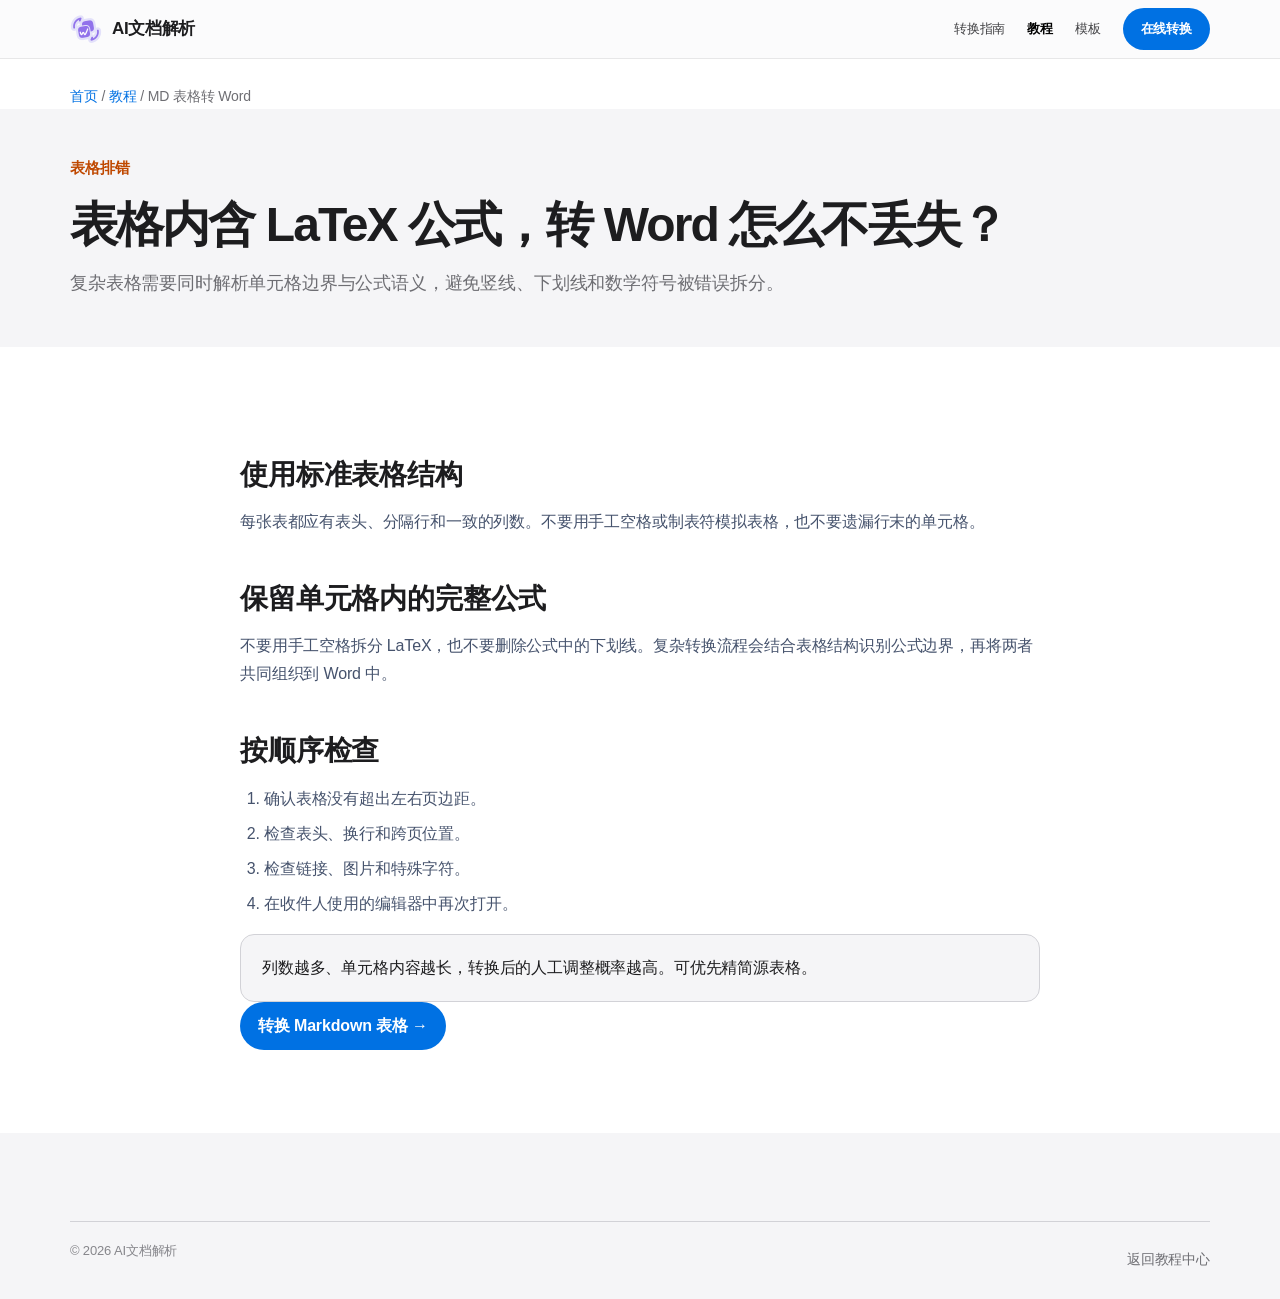
<file: guides/md-table-word/index.html>
<!doctype html>
<html lang="zh-CN"><head><meta charset="utf-8"><meta name="viewport" content="width=device-width,initial-scale=1"><title>Markdown表格内LaTeX公式转Word｜AI文档解析</title><meta name="description" content="解决 Markdown 表格内 LaTeX 公式转 Word 时的公式丢失、错位、超宽和样式问题。"><link rel="canonical" href="https://www.markdown2word.cn/guides/md-table-word/"><link rel="stylesheet" href="../../assets/site.css"><link rel="stylesheet" href="../../assets/apple.css">
</head>
<body><div class="nav-shell"><nav class="wrap nav"><a class="brand" href="../../"><img src="../../images/markdown2word-logo.png" alt="AI文档解析">AI文档解析</a><button class="menu" aria-label="打开导航" aria-expanded="false">菜单</button><div class="links"><a href="../../markdown-to-word/">转换指南</a><a class="active" href="../">教程</a><a href="../../templates/">模板</a><a class="button" href="../../#converter">在线转换</a></div></nav></div><main><div class="wrap crumb"><a href="../../">首页</a> / <a href="../">教程</a> / MD 表格转 Word</div><section class="page-hero"><div class="wrap"><span class="eyebrow">表格排错</span><h1>表格内含 LaTeX 公式，转 Word 怎么不丢失？</h1><p>复杂表格需要同时解析单元格边界与公式语义，避免竖线、下划线和数学符号被错误拆分。</p></div></section><article class="article"><h2>使用标准表格结构</h2><p>每张表都应有表头、分隔行和一致的列数。不要用手工空格或制表符模拟表格，也不要遗漏行末的单元格。</p><h2>保留单元格内的完整公式</h2><p>不要用手工空格拆分 LaTeX，也不要删除公式中的下划线。复杂转换流程会结合表格结构识别公式边界，再将两者共同组织到 Word 中。</p><h2>按顺序检查</h2><ol><li>确认表格没有超出左右页边距。</li><li>检查表头、换行和跨页位置。</li><li>检查链接、图片和特殊字符。</li><li>在收件人使用的编辑器中再次打开。</li></ol><div class="callout">列数越多、单元格内容越长，转换后的人工调整概率越高。可优先精简源表格。</div><p><a class="button" href="../../#converter">转换 Markdown 表格 →</a></p></article></main><footer class="footer"><div class="wrap footer-bottom"><span>© 2026 AI文档解析</span><a href="../">返回教程中心</a></div></footer><script src="../../assets/site.js"></script></body></html>
</file>
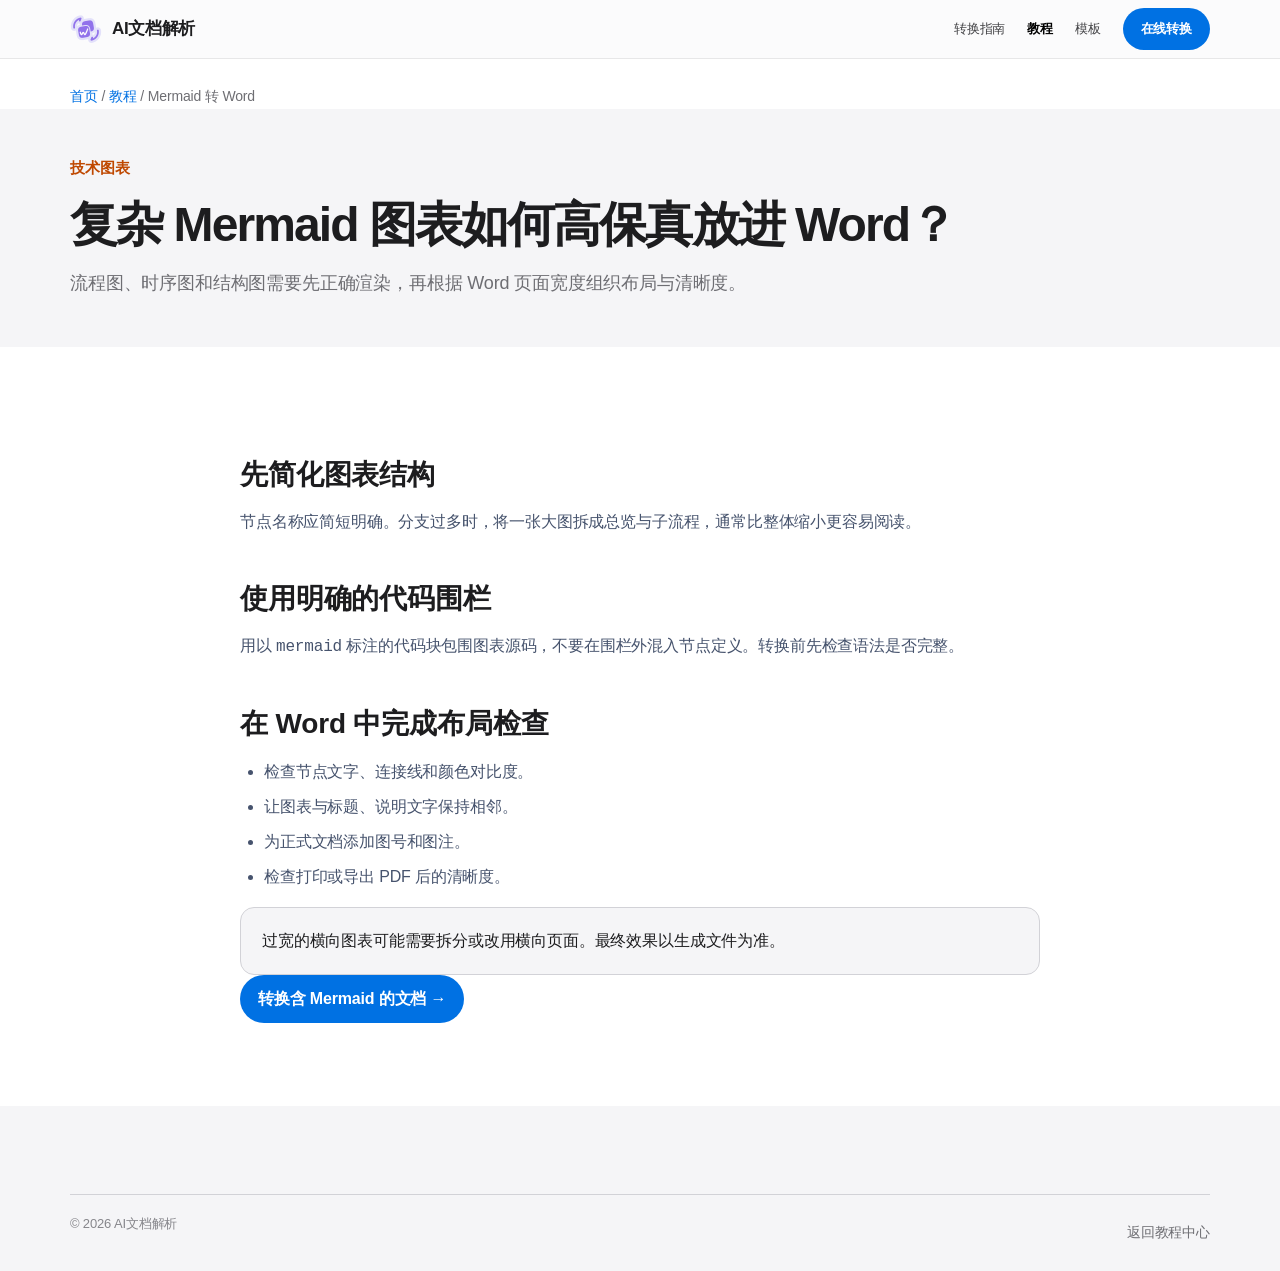
<file: guides/mermaid-to-word/index.html>
<!doctype html>
<html lang="zh-CN"><head><meta charset="utf-8"><meta name="viewport" content="width=device-width,initial-scale=1"><title>Mermaid图表转Word｜流程图与时序图 - AI文档解析</title><meta name="description" content="复杂 Mermaid 流程图、时序图和结构图转 Word 指南，涵盖渲染、清晰度、页面布局与交付检查。"><link rel="canonical" href="https://www.markdown2word.cn/guides/mermaid-to-word/"><link rel="stylesheet" href="../../assets/site.css"><link rel="stylesheet" href="../../assets/apple.css">
</head>
<body><div class="nav-shell"><nav class="wrap nav"><a class="brand" href="../../"><img src="../../images/markdown2word-logo.png" alt="AI文档解析">AI文档解析</a><button class="menu" aria-label="打开导航" aria-expanded="false">菜单</button><div class="links"><a href="../../markdown-to-word/">转换指南</a><a class="active" href="../">教程</a><a href="../../templates/">模板</a><a class="button" href="../../#converter">在线转换</a></div></nav></div><main><div class="wrap crumb"><a href="../../">首页</a> / <a href="../">教程</a> / Mermaid 转 Word</div><section class="page-hero"><div class="wrap"><span class="eyebrow">技术图表</span><h1>复杂 Mermaid 图表如何高保真放进 Word？</h1><p>流程图、时序图和结构图需要先正确渲染，再根据 Word 页面宽度组织布局与清晰度。</p></div></section><article class="article"><h2>先简化图表结构</h2><p>节点名称应简短明确。分支过多时，将一张大图拆成总览与子流程，通常比整体缩小更容易阅读。</p><h2>使用明确的代码围栏</h2><p>用以 <code>mermaid</code> 标注的代码块包围图表源码，不要在围栏外混入节点定义。转换前先检查语法是否完整。</p><h2>在 Word 中完成布局检查</h2><ul><li>检查节点文字、连接线和颜色对比度。</li><li>让图表与标题、说明文字保持相邻。</li><li>为正式文档添加图号和图注。</li><li>检查打印或导出 PDF 后的清晰度。</li></ul><div class="callout">过宽的横向图表可能需要拆分或改用横向页面。最终效果以生成文件为准。</div><p><a class="button" href="../../#converter">转换含 Mermaid 的文档 →</a></p></article></main><footer class="footer"><div class="wrap footer-bottom"><span>© 2026 AI文档解析</span><a href="../">返回教程中心</a></div></footer><script src="../../assets/site.js"></script></body></html>
</file>
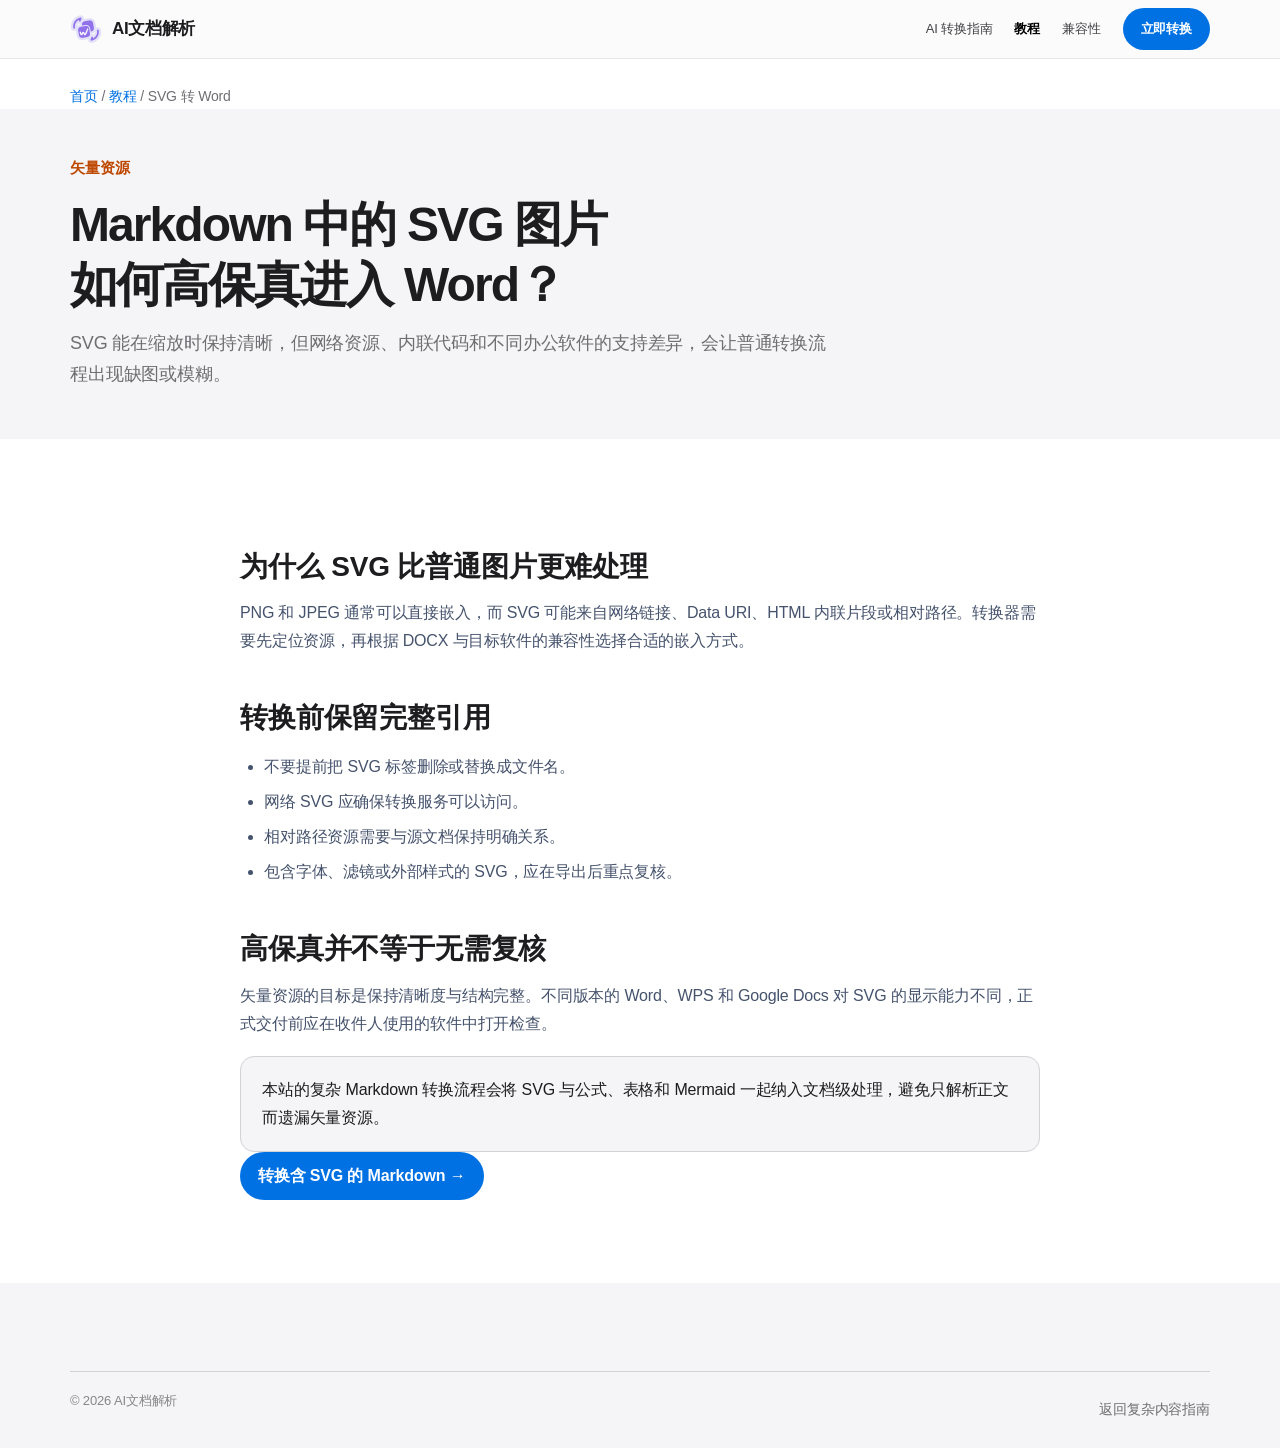
<file: guides/svg-to-word/index.html>
<!doctype html>
<html lang="zh-CN"><head><meta charset="utf-8"><meta name="viewport" content="width=device-width,initial-scale=1"><title>Markdown中SVG图片转Word指南｜AI文档解析</title><meta name="description" content="解决 Markdown 中 SVG 图片转 Word 时的丢失、模糊和兼容性问题，了解网络 SVG、内联 SVG 与复杂文档的高保真导出方法。"><link rel="canonical" href="https://www.markdown2word.cn/guides/svg-to-word/"><link rel="stylesheet" href="../../assets/site.css"><link rel="stylesheet" href="../../assets/apple.css"></head>
<body><div class="nav-shell"><nav class="wrap nav"><a class="brand" href="../../"><img src="../../images/markdown2word-logo.png" alt="AI文档解析">AI文档解析</a><button class="menu" aria-label="打开导航" aria-expanded="false">菜单</button><div class="links"><a href="../../markdown-to-word/">AI 转换指南</a><a class="active" href="../">教程</a><a href="../../compatibility/">兼容性</a><a class="button" href="../../#converter">立即转换</a></div></nav></div><main><div class="wrap crumb"><a href="../../">首页</a> / <a href="../">教程</a> / SVG 转 Word</div><section class="page-hero"><div class="wrap"><span class="eyebrow">矢量资源</span><h1>Markdown 中的 SVG 图片<br>如何高保真进入 Word？</h1><p>SVG 能在缩放时保持清晰，但网络资源、内联代码和不同办公软件的支持差异，会让普通转换流程出现缺图或模糊。</p></div></section><article class="article"><h2>为什么 SVG 比普通图片更难处理</h2><p>PNG 和 JPEG 通常可以直接嵌入，而 SVG 可能来自网络链接、Data URI、HTML 内联片段或相对路径。转换器需要先定位资源，再根据 DOCX 与目标软件的兼容性选择合适的嵌入方式。</p><h2>转换前保留完整引用</h2><ul><li>不要提前把 SVG 标签删除或替换成文件名。</li><li>网络 SVG 应确保转换服务可以访问。</li><li>相对路径资源需要与源文档保持明确关系。</li><li>包含字体、滤镜或外部样式的 SVG，应在导出后重点复核。</li></ul><h2>高保真并不等于无需复核</h2><p>矢量资源的目标是保持清晰度与结构完整。不同版本的 Word、WPS 和 Google Docs 对 SVG 的显示能力不同，正式交付前应在收件人使用的软件中打开检查。</p><div class="callout">本站的复杂 Markdown 转换流程会将 SVG 与公式、表格和 Mermaid 一起纳入文档级处理，避免只解析正文而遗漏矢量资源。</div><p><a class="button" href="../../#converter">转换含 SVG 的 Markdown →</a></p></article></main><footer class="footer"><div class="wrap footer-bottom"><span>© 2026 AI文档解析</span><a href="../">返回复杂内容指南</a></div></footer><script src="../../assets/site.js"></script></body></html>
</file>
<file: assets/site.css>
:root{--ink:#10213d;--muted:#63708a;--paper:#f7f9ff;--line:#e2e8f5;--brand:#6246ea;--brand-dark:#3e2aa7;--accent:#12b981;--navy:#101b43;--shadow:0 16px 48px rgba(30,43,86,.10);--radius:20px}*{box-sizing:border-box}html{scroll-behavior:smooth}body{margin:0;color:var(--ink);font:16px/1.75 Inter,"PingFang SC","Microsoft YaHei",Arial,sans-serif;background:#fff}a{color:inherit;text-decoration:none}img{max-width:100%;height:auto}.wrap{width:min(1140px,calc(100% - 40px));margin:auto}.skip{position:absolute;left:-999px}.skip:focus{left:16px;top:16px;z-index:999;background:#fff;padding:10px 14px;border-radius:8px}.topbar{background:var(--navy);color:#dbe5ff;font-size:14px}.topbar .wrap{padding:8px 0;display:flex;justify-content:center;gap:9px}.topbar a{text-decoration:underline;text-underline-offset:3px}.nav{height:74px;display:flex;align-items:center;justify-content:space-between;gap:24px}.nav-shell{border-bottom:1px solid var(--line);background:rgba(255,255,255,.94);position:sticky;top:0;z-index:20;backdrop-filter:blur(12px)}.brand{display:flex;align-items:center;gap:10px;font-weight:800;font-size:19px;white-space:nowrap}.brand img{width:32px;height:32px;border-radius:8px}.links{display:flex;align-items:center;gap:24px;color:#47546d;font-size:15px}.links a:hover,.links a.active{color:var(--brand);font-weight:700}.menu{display:none;border:1px solid var(--line);border-radius:8px;background:#fff;font:inherit;padding:8px 11px}.button{display:inline-flex;align-items:center;justify-content:center;gap:8px;border-radius:10px;background:var(--brand);color:#fff;font-weight:700;padding:12px 19px;box-shadow:0 8px 18px rgba(98,70,234,.19);transition:.2s}.button:hover{transform:translateY(-2px);background:var(--brand-dark)}.button.light{background:#fff;color:var(--brand);box-shadow:none;border:1px solid #d8d1ff}.button.text{background:transparent;color:var(--brand);box-shadow:none;padding:6px 0}.hero{padding:86px 0 75px;overflow:hidden;background:radial-gradient(circle at 87% 10%,#e7e1ff 0,rgba(231,225,255,0) 27%),linear-gradient(180deg,#fbfcff,#fff)}.hero-grid{display:grid;grid-template-columns:1.08fr .92fr;gap:54px;align-items:center}.eyebrow{display:inline-flex;align-items:center;gap:7px;color:#4c36b8;background:#f0edff;border-radius:999px;padding:5px 12px;font-weight:700;font-size:13px}.hero h1{font-size:clamp(36px,4.5vw,58px);line-height:1.16;letter-spacing:-.045em;margin:18px 0}.hero h1 em{font-style:normal;color:var(--brand)}.hero p{font-size:18px;color:var(--muted);max-width:620px;margin:0 0 27px}.actions{display:flex;flex-wrap:wrap;gap:12px}.hero-note{margin-top:17px;color:#758099;font-size:13px}.hero-visual{position:relative}.hero-visual img{border-radius:18px;box-shadow:var(--shadow);border:1px solid #dae2f6}.card-float{position:absolute;bottom:-22px;left:-30px;background:#fff;padding:15px 18px;border-radius:14px;box-shadow:var(--shadow);font-size:14px}.card-float b{display:block;color:var(--brand);font-size:18px}.section{padding:80px 0}.section.tint{background:var(--paper)}.section-head{max-width:720px;margin:0 auto 38px;text-align:center}.section-head h2{font-size:34px;line-height:1.3;letter-spacing:-.03em;margin:0 0 10px}.section-head p{margin:0;color:var(--muted)}.grid3{display:grid;grid-template-columns:repeat(3,1fr);gap:18px}.grid2{display:grid;grid-template-columns:repeat(2,1fr);gap:22px}.card{background:#fff;border:1px solid var(--line);border-radius:var(--radius);padding:27px;box-shadow:0 5px 18px rgba(23,40,86,.035)}.card h3{margin:12px 0 8px;font-size:20px;line-height:1.4}.card p{color:var(--muted);margin:0}.icon{width:44px;height:44px;display:grid;place-items:center;border-radius:12px;background:#efedff;color:var(--brand);font-size:21px}.tag{color:#4f3abb;background:#f1efff;border-radius:999px;padding:3px 9px;font-size:12px;font-weight:700}.list{list-style:none;padding:0;margin:16px 0 0}.list li{position:relative;padding:8px 0 8px 23px;color:#47546d;border-bottom:1px solid #eef1f8}.list li:last-child{border:0}.list li:before{content:'✓';position:absolute;left:0;color:var(--accent);font-weight:800}.feature{display:grid;grid-template-columns:170px 1fr;gap:25px;align-items:start;padding:28px 0;border-bottom:1px solid var(--line)}.feature:last-child{border-bottom:0}.feature .number{font-weight:800;color:var(--brand);font-size:15px}.feature h3{margin:0 0 8px;font-size:23px}.feature p{margin:0;color:var(--muted)}.cta{background:linear-gradient(120deg,#201359,#6546ea 55%,#6c49c9);color:#fff;border-radius:28px;padding:50px;display:flex;justify-content:space-between;align-items:center;gap:25px;overflow:hidden}.cta h2{font-size:31px;line-height:1.3;margin:0 0 7px}.cta p{margin:0;color:#dfd8ff}.cta .button{background:#fff;color:#4d35bd;white-space:nowrap}.crumb{font-size:14px;color:var(--muted);padding:25px 0 0}.crumb a{color:var(--brand)}.page-hero{padding:45px 0 48px;background:linear-gradient(135deg,#f5f3ff,#fbfcff)}.page-hero h1{font-size:clamp(32px,4vw,48px);line-height:1.25;letter-spacing:-.04em;margin:13px 0}.page-hero p{margin:0;max-width:760px;color:var(--muted);font-size:18px}.article{width:min(800px,calc(100% - 40px));margin:0 auto;padding:65px 0}.article h2{font-size:28px;line-height:1.35;margin:44px 0 14px}.article h3{font-size:21px;margin:28px 0 9px}.article p{color:#46536d;margin:0 0 18px}.article ul,.article ol{color:#46536d;padding-left:24px}.article li{margin:7px 0}.callout{background:#f4f2ff;border:1px solid #dfd9ff;border-radius:14px;padding:19px 21px;color:#47348d}.table-wrap{overflow:auto;border:1px solid var(--line);border-radius:15px}.comparison{width:100%;border-collapse:collapse;min-width:580px}.comparison th,.comparison td{text-align:left;padding:15px;border-bottom:1px solid var(--line)}.comparison th{background:#f7f8fc;font-size:14px}.comparison td:not(:first-child){text-align:center}.yes{color:#07966c;font-weight:700}.no{color:#8b95a8}.guide-card{display:flex;flex-direction:column;gap:12px}.guide-card h3{margin:0}.guide-card .button{align-self:flex-start;margin-top:auto}.template{position:relative;overflow:hidden}.template:after{content:'MD';position:absolute;right:-9px;bottom:-31px;font-size:94px;line-height:1;font-weight:900;color:#f1efff}.template>*{position:relative;z-index:1}.faq details{border-bottom:1px solid var(--line);padding:18px 0}.faq summary{cursor:pointer;font-weight:700;font-size:18px}.faq details p{color:var(--muted);margin:10px 0 0}.footer{background:#101b43;color:#d4dcf4;padding:52px 0 20px}.footer-grid{display:grid;grid-template-columns:2fr 1fr 1fr;gap:35px}.footer h3{font-size:15px;color:#fff;margin:0 0 13px}.footer p{max-width:360px;color:#aeb9da}.footer a{display:block;color:#bdc8e7;margin:7px 0;font-size:14px}.footer a:hover{color:#fff}.footer-bottom{border-top:1px solid #2d3965;margin-top:36px;padding-top:18px;color:#90a0cc;font-size:13px;display:flex;justify-content:space-between;gap:15px;flex-wrap:wrap}.notice{font-size:14px;color:#67738b;margin-top:20px}.pill-row{display:flex;gap:9px;flex-wrap:wrap;margin-top:22px}.pill{font-size:13px;border:1px solid var(--line);background:#fff;border-radius:999px;padding:6px 11px;color:#536077}@media(max-width:820px){.links{display:none}.links.open{display:flex;position:absolute;top:74px;left:0;right:0;padding:18px 20px;background:#fff;flex-direction:column;align-items:stretch;border-bottom:1px solid var(--line);box-shadow:var(--shadow)}.menu{display:block}.hero{padding:58px 0}.hero-grid,.grid3,.grid2{grid-template-columns:1fr}.hero-visual{max-width:620px}.card-float{left:14px;bottom:-16px}.section{padding:58px 0}.cta{padding:34px;display:block}.cta .button{margin-top:22px}.footer-grid{grid-template-columns:1fr 1fr}.feature{grid-template-columns:1fr;gap:8px}.page-hero{padding:35px 0}.article{padding:45px 0}}@media(max-width:480px){.wrap{width:min(100% - 30px,1140px)}.hero h1{font-size:37px}.section-head h2{font-size:28px}.footer-grid{grid-template-columns:1fr}.topbar .wrap{font-size:12px}.card{padding:22px}}
</file>
<file: assets/converter.css>
.tool-hero{padding:58px 0 38px;background:radial-gradient(circle at 85% 0,#e9e4ff 0,transparent 32%),linear-gradient(180deg,#fafbff,#fff)}
.tool-intro{text-align:center;max-width:840px;margin:0 auto 30px}
.tool-intro h1{font-size:clamp(35px,5vw,58px);line-height:1.12;letter-spacing:-.045em;margin:15px 0 14px}
.tool-intro h1 em{font-style:normal;color:var(--brand)}
.tool-intro p{margin:0 auto;color:var(--muted);font-size:18px;max-width:720px}
.trust-row{display:flex;justify-content:center;gap:18px;flex-wrap:wrap;margin-top:18px;color:#56637d;font-size:13px}
.trust-row span{display:flex;align-items:center;gap:6px}
.trust-row span:before{content:'✓';color:var(--accent);font-weight:900}
.converter-shell{background:#fff;border:1px solid #dce3f2;border-radius:24px;box-shadow:0 24px 70px rgba(31,43,91,.13);overflow:hidden}
.converter-toolbar{min-height:64px;padding:12px 16px;border-bottom:1px solid var(--line);display:flex;align-items:center;justify-content:space-between;gap:15px;background:#fcfdff}
.tool-tabs,.tool-actions,.account-area{display:flex;align-items:center;gap:8px;flex-wrap:wrap}
.format-option{border:1px solid var(--line);background:#fff;border-radius:9px;padding:8px 13px;color:#526078;font:inherit;font-size:14px;font-weight:700;cursor:pointer}
.format-option.active{border-color:#8d7af1;background:#f2efff;color:#4933b2}
.format-option small{font-weight:500;opacity:.72}
.tool-action{border:0;background:transparent;color:#5d6980;font:inherit;font-size:13px;padding:7px 9px;border-radius:8px;cursor:pointer}
.tool-action:hover{background:#f0f2f8;color:var(--ink)}
.account-status{font-size:13px;color:#59667e}
.account-status strong{color:var(--ink)}
.logout-button{display:none}
.logout-button.visible{display:inline-flex}
.editor-grid{display:grid;grid-template-columns:1fr 1fr;height:498px;min-height:0}
.editor-pane{min-width:0;display:flex;flex-direction:column}
.editor-pane:first-child{border-right:1px solid var(--line)}
.pane-heading{height:48px;display:flex;align-items:center;justify-content:space-between;padding:0 18px;border-bottom:1px solid var(--line);color:#4d5870;font-size:13px;font-weight:800;background:#fbfcff}
.pane-heading span:last-child{font-weight:500;color:#8a94a7}
#markdownInput,#latexInput{width:100%;height:450px;min-height:450px;max-height:450px;flex:0 0 450px;overflow-y:auto;border:0;resize:none;outline:0;padding:20px;font:14px/1.72 ui-monospace,SFMono-Regular,Consolas,"Liberation Mono",monospace;color:#18243a;background:#fff;tab-size:2}
#markdownInput::placeholder,#latexInput::placeholder{color:#99a3b5}
.preview{height:450px;min-height:450px;max-height:450px;flex:0 0 450px;padding:22px;overflow:auto;color:#26344e;background:#fff}
.preview-empty{color:#99a3b5;display:grid;place-items:center;min-height:390px;text-align:center}
.preview h1,.preview h2,.preview h3,.preview h4{line-height:1.35;color:#13213b;margin:1.1em 0 .55em}
.preview h1{font-size:30px;border-bottom:1px solid #e6eaf2;padding-bottom:9px;margin-top:0}
.preview h2{font-size:24px}.preview h3{font-size:19px}.preview p{margin:.7em 0}.preview ul,.preview ol{padding-left:24px}.preview blockquote{margin:14px 0;padding:9px 15px;border-left:4px solid #8d7af1;background:#f7f5ff;color:#536079}
.preview pre{overflow:auto;background:#151a2d;color:#eaf0ff;border-radius:11px;padding:15px;font:13px/1.65 ui-monospace,SFMono-Regular,Consolas,monospace}
.preview code{background:#f0f2f7;border-radius:5px;padding:2px 5px;font:13px ui-monospace,SFMono-Regular,Consolas,monospace}.preview pre code{background:transparent;padding:0}
.preview table{border-collapse:collapse;width:100%;margin:16px 0;font-size:14px}.preview th,.preview td{border:1px solid #dce3ef;padding:8px 10px;text-align:left}.preview th{background:#f5f7fb}.preview a{color:var(--brand);text-decoration:underline}.math-inline{font-family:"Cambria Math","Times New Roman",serif;font-style:italic;color:#2b3a59}
.latex-shortcuts{display:flex;align-items:center;gap:7px;overflow-x:auto;padding:9px 16px;border-bottom:1px solid var(--line);background:#fff}.latex-shortcuts span{font-size:12px;color:#7b869a;white-space:nowrap}.latex-shortcuts button{border:1px solid #dfe4ef;background:#f8f9fc;color:#3f4c65;border-radius:7px;padding:5px 9px;font:13px "Cambria Math","Times New Roman",serif;cursor:pointer;white-space:nowrap}.latex-shortcuts button:hover{border-color:#a99af3;background:#f2efff;color:#4933b2}.latex-preview{white-space:pre-wrap;display:block}.latex-preview .katex-display{margin:1.25em 0;overflow-x:auto;overflow-y:hidden;padding:4px 0}.latex-preview-note{white-space:normal;margin:0 0 16px;padding:9px 12px;border-radius:8px;background:#fff8e8;color:#8a6200;font:13px/1.5 Inter,"PingFang SC","Microsoft YaHei",sans-serif}.latex-preview-note.error{background:#fff1f2;color:#a73343}.preview-caption{font-size:12px;color:#8993a6;font-weight:500}
.converter-bottom{padding:14px 16px;border-top:1px solid var(--line);display:flex;align-items:center;justify-content:space-between;gap:14px;background:#fbfcff}
.converter-status{font-size:13px;color:#6a768d;min-height:24px;display:flex;align-items:center;gap:8px}
.converter-status.error{color:#c0394b}.converter-status.success{color:#087c5a}
.convert-button{border:0;min-width:168px;cursor:pointer;font:inherit}
.convert-button:disabled{opacity:.62;cursor:wait;transform:none}
.result-card{display:none;margin:0 16px 16px;padding:14px 16px;border:1px solid #b9e8d8;background:#f0fbf7;border-radius:12px;align-items:center;justify-content:space-between;gap:14px;color:#176c53;font-size:14px}
.result-card.visible{display:flex}.result-card a{color:#fff;background:#0c8b64;border-radius:8px;padding:8px 12px;font-weight:800}
.hidden-file{position:absolute;width:1px;height:1px;opacity:0;pointer-events:none}
.modal{position:fixed;inset:0;z-index:1000;display:none;align-items:center;justify-content:center;padding:20px}
.modal.visible{display:flex}.modal-backdrop{position:absolute;inset:0;background:rgba(11,18,44,.55);backdrop-filter:blur(4px)}
.modal-card{position:relative;width:min(420px,100%);background:#fff;border-radius:20px;box-shadow:0 30px 90px rgba(9,16,46,.34);overflow:hidden}
.modal-header{padding:18px 21px;border-bottom:1px solid var(--line);display:flex;align-items:center;justify-content:space-between}
.modal-header h2{font-size:19px;margin:0}.modal-close{border:0;background:#f1f3f8;color:#647087;width:32px;height:32px;border-radius:50%;font-size:21px;cursor:pointer;line-height:1}
.modal-body{padding:24px;text-align:center}.qr-frame{width:226px;height:226px;margin:0 auto 15px;border:1px solid var(--line);border-radius:15px;background:#f7f8fc;display:grid;place-items:center;overflow:hidden}.qr-frame img{width:100%;height:100%;object-fit:contain}.qr-frame img.loading{width:42px;height:42px;opacity:.55}
.modal-body h3{margin:0 0 6px;font-size:18px}.modal-body p{color:var(--muted);font-size:14px;margin:5px 0}.modal-message{min-height:24px;color:#6c7890;font-size:13px;margin-top:10px}.modal-message.error{color:#c0394b}.modal-message.success{color:#087c5a}
.payment-button{width:100%;border:0;cursor:pointer;font:inherit;margin-top:13px}.payment-button:disabled{opacity:.65;cursor:wait}
.support-grid{display:grid;grid-template-columns:repeat(4,1fr);gap:14px}.support-item{border:1px solid var(--line);border-radius:16px;padding:20px;background:#fff}.support-item b{display:block;margin-bottom:5px}.support-item span{font-size:14px;color:var(--muted)}
@media(max-width:900px){.editor-grid{grid-template-columns:1fr;height:auto}.editor-pane:first-child{border-right:0;border-bottom:1px solid var(--line)}#markdownInput,#latexInput,.preview{height:330px;min-height:330px;max-height:330px;flex-basis:330px}.converter-toolbar{align-items:flex-start}.account-area{justify-content:flex-end}.support-grid{grid-template-columns:repeat(2,1fr)}}
@media(max-width:600px){.tool-hero{padding:38px 0 24px}.tool-intro h1{font-size:36px}.tool-intro p{font-size:16px}.converter-shell{border-radius:17px}.converter-toolbar{display:block}.tool-actions{margin-top:9px}.account-area{margin-top:9px;justify-content:flex-start}.editor-grid{height:auto}#markdownInput,#latexInput,.preview{height:300px;min-height:300px;max-height:300px;flex-basis:300px;padding:16px}.latex-shortcuts{padding:8px 12px}.converter-bottom{display:block}.convert-button{width:100%;margin-top:10px}.result-card.visible{display:block}.result-card a{display:inline-flex;margin-top:9px}.support-grid{grid-template-columns:1fr}.trust-row{gap:8px 14px}}
</file>
<file: assets/apple.css>
:root{--ink:#1d1d1f;--muted:#6e6e73;--paper:#f5f5f7;--line:#d2d2d7;--brand:#0071e3;--brand-dark:#0077ed;--accent:#34c759;--navy:#000;--shadow:0 20px 60px rgba(0,0,0,.08);--radius:28px}
body{color:var(--ink);font-family:-apple-system,BlinkMacSystemFont,"SF Pro Display","SF Pro Text","PingFang SC","Helvetica Neue",Arial,sans-serif;background:#fff;letter-spacing:-.01em}
.topbar{background:#f5f5f7;color:#515154}.topbar .wrap{padding:7px 0}.nav-shell{background:rgba(250,250,252,.82);border-color:rgba(0,0,0,.08);backdrop-filter:saturate(180%) blur(20px);-webkit-backdrop-filter:saturate(180%) blur(20px)}.nav{height:58px}.brand{font-size:17px;letter-spacing:-.02em}.links{font-size:13px;color:#424245;gap:22px}.links a:hover,.links a.active{color:#000}.button{border-radius:999px;background:#0071e3;padding:10px 18px;box-shadow:none;font-weight:600}.button:hover{background:#0077ed;transform:none}.button.light{color:#06c;border-color:#d2d2d7;background:#fff}.button.light:hover{background:#f5f5f7}.eyebrow{background:transparent;color:#bf4800;padding:0;border-radius:0;font-size:15px}.section{padding:104px 0}.section.tint{background:#f5f5f7}.section-head h2{font-size:clamp(34px,4.5vw,52px);line-height:1.08;letter-spacing:-.045em}.section-head p{font-size:19px;line-height:1.5}.card{border:0;border-radius:28px;padding:32px;box-shadow:none}.tint .card{background:#fff}.icon{border-radius:14px;background:#e8f2ff;color:#0071e3}.tag{background:#e8f2ff;color:#0066cc}.footer{background:#f5f5f7;color:#6e6e73}.footer h3{color:#1d1d1f}.footer p,.footer a{color:#6e6e73}.footer a:hover{color:#1d1d1f}.footer-bottom{border-color:#d2d2d7;color:#86868b}.cta{background:#000;border-radius:34px}.page-hero{background:#f5f5f7}.callout{background:#f5f5f7;border-color:#d2d2d7;color:#1d1d1f}.table-wrap{border-color:#d2d2d7;border-radius:22px}.comparison th{background:#f5f5f7}
.tool-hero{padding:72px 0 54px;background:linear-gradient(180deg,#f5f5f7 0,#fff 70%)}.tool-intro{max-width:940px;margin-bottom:42px}.tool-intro h1{font-size:clamp(46px,6vw,76px);line-height:1.02;letter-spacing:-.06em;margin:18px 0}.tool-intro h1 em{color:#1d1d1f}.tool-intro p{max-width:840px;color:#6e6e73;font-size:21px;line-height:1.48}.trust-row{color:#515154;gap:10px;margin-top:24px}.trust-row span{background:#fff;border:1px solid #d2d2d7;border-radius:999px;padding:7px 12px}.trust-row span:before{content:none}.converter-shell{border:0;border-radius:30px;box-shadow:0 24px 80px rgba(0,0,0,.12)}.converter-toolbar,.converter-bottom,.pane-heading{background:#fbfbfd;border-color:#e5e5e7}.format-option{border:0;border-radius:999px;background:#e8e8ed}.format-option.active{background:#1d1d1f;color:#fff}.tool-action{border-radius:999px}.tool-action:hover{background:#e8e8ed;color:#1d1d1f}.preview blockquote{border-color:#0071e3;background:#f5f5f7}.preview pre{background:#1d1d1f;border-radius:16px}.result-card{border:0;border-radius:18px}.modal-card{border-radius:28px}.support-item{border:0;border-radius:24px;padding:26px;background:#f5f5f7}.support-item b{font-size:18px;color:#1d1d1f}.support-item span{color:#6e6e73}
@media(max-width:820px){.nav{height:54px}.links.open{top:54px;background:rgba(250,250,252,.98)}.section{padding:72px 0}.tool-intro h1{font-size:46px}.tool-intro p{font-size:18px}}
</file>
